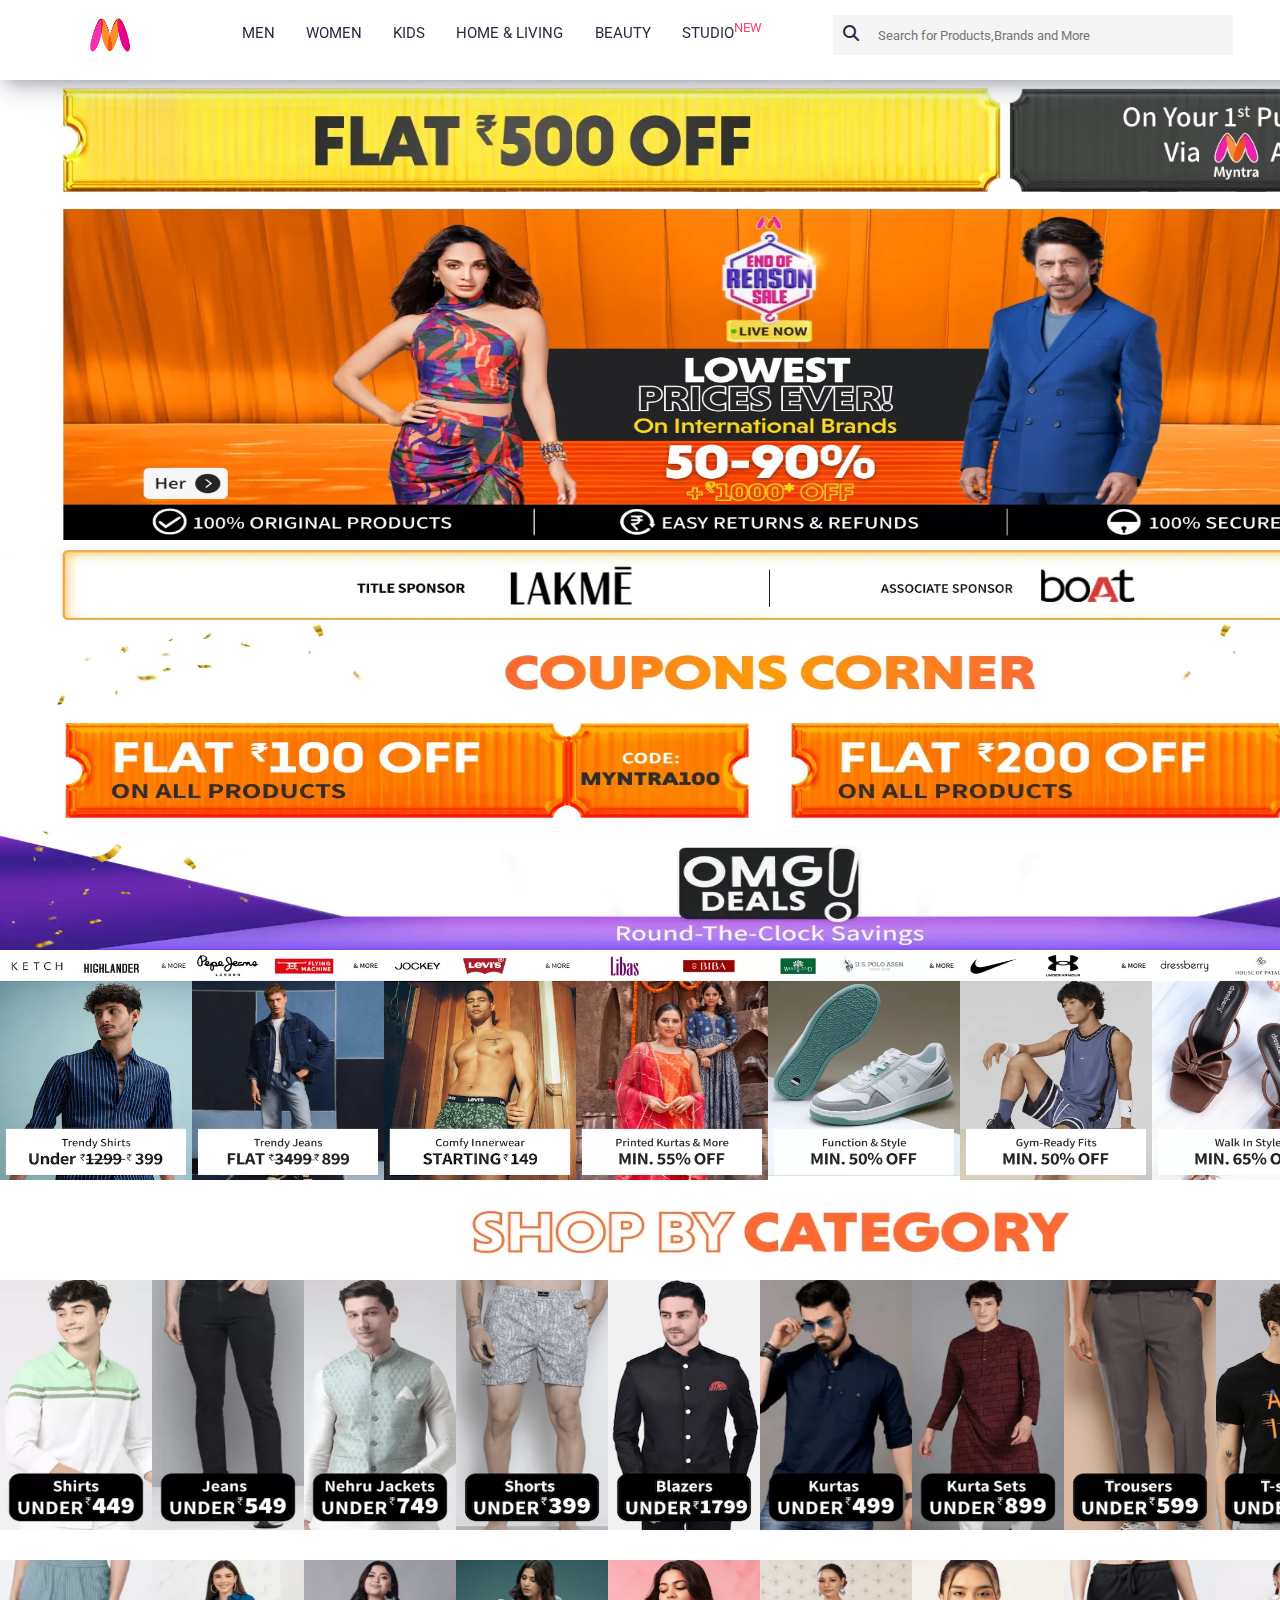
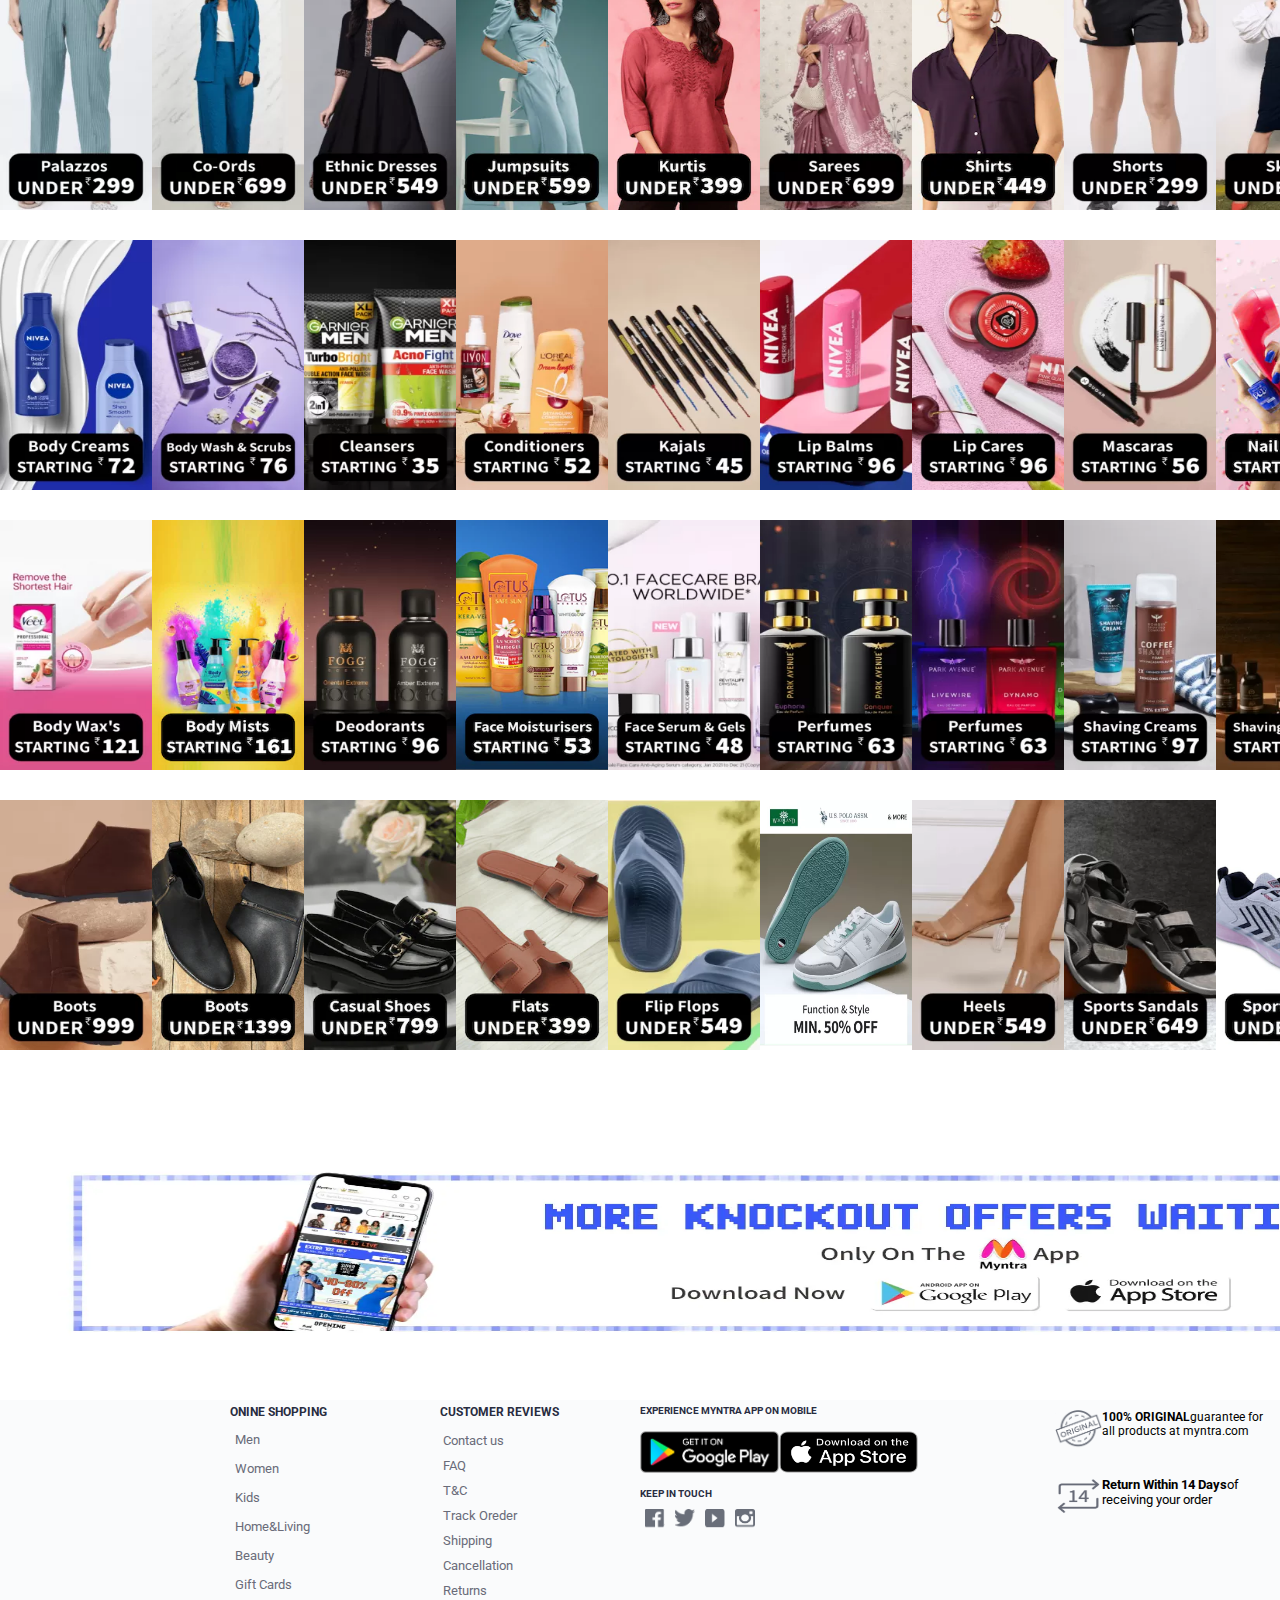
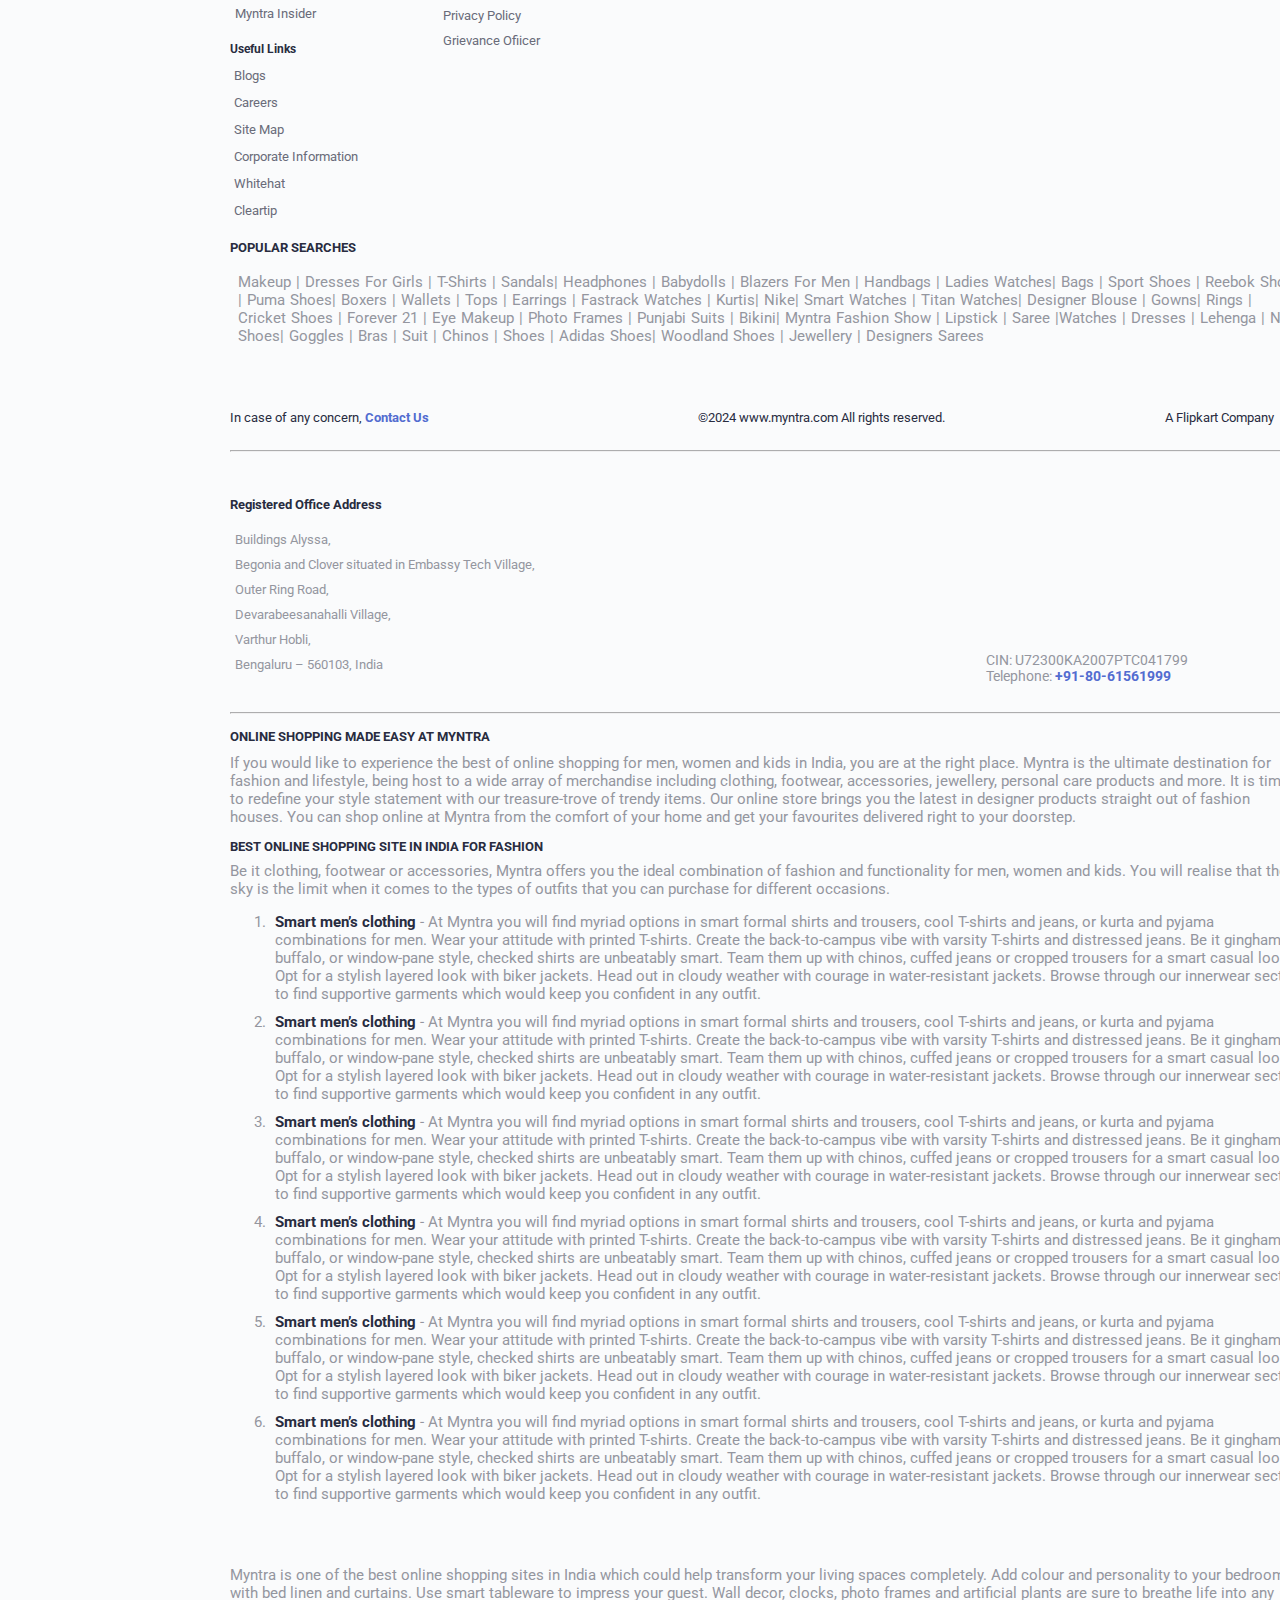
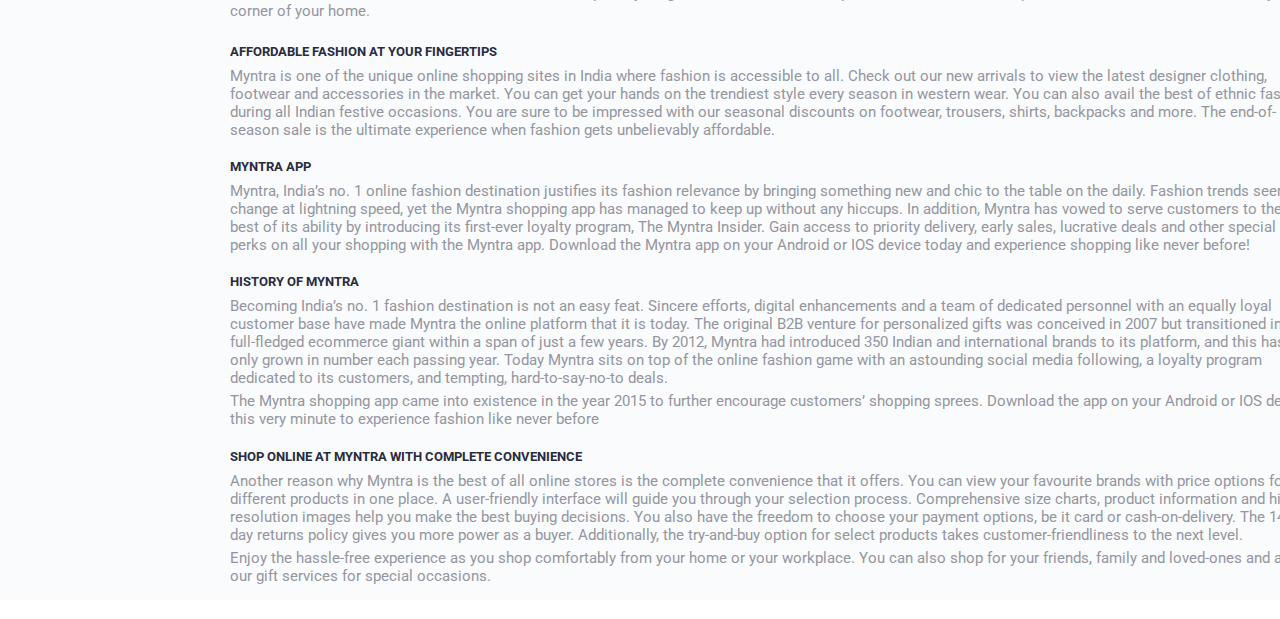
<file: index.html>
<!DOCTYPE html>
<html lang="en">
<head>
    <meta charset="UTF-8">
    <meta name="viewport" content="width=device-width, initial-scale=1.0">
    <title>Myntra</title>
    <link rel="icon" type="image/x-icon" href="images/myntra.svg" style="width: 50%;">
    <link rel="stylesheet" href="https://cdnjs.cloudflare.com/ajax/libs/font-awesome/6.5.2/css/all.min.css">
    <link rel="stylesheet" href="style.css">
</head>
<body>
    <div class="header">
        
        <!-- logo start -->
        <div class="logo">
            <a href="index.html"><img src="images/logo-myntra-41466.png" alt=""></a>
        </div>
        <!-- logo end -->

        <!-- Navbar start -->
        <div class="navbar">
            <ul class="nav-list">
                <!-- men section start -->
                <li class="men_pages"><a href="">MEN</a>
                <div class="men_pages_list">
                        <div class="men_pages_list_sec1">
                            <div class="topsec1">
                                <h4>TopWear</h4>
                                <ul>
                                    <li><a href="#">T-shirts</a></li>
                                    <li><a href="#">Casual Shirts</a></li>
                                    <li><a href="#">Formal Shirts</a></li>
                                    <li><a href="#">SwaetShirts</a></li>
                                    <li><a href="#">Swaeaters</a></li>
                                    <li><a href="#">Jackets</a></li>
                                    <li><a href="#">Blazers& Coats</a></li>
                                    <li><a href="#">Suits</a></li>
                                    <li<a href="#">Rain Jackets</a></li>
                                </ul>
                            </div>
                            <hr style="color: #282C3F; margin-top: 15px;">
                            <div class="bottomsec1" style="margin-top: 5px;">
                                <h4>Indian & Festive Wear</h4>
                                <ul>
                                    <li>Kurta & Kurta Sets</li>
                                    <li>Sherwanis</li>
                                    <li>Nehru Jackets</li>
                                    <li>Dhotis</li>
                                </ul>
                            </div>
                        </div>
                        <!-- men_pages_list_sec2 -->
                        <div class="men_pages_list_sec1">
                             <div class="topsec2_men_pages">
                                <h4>BottomWear</h4>
                                <ul>
                                    <li>Jeans</li>
                                    <li>Casual Trousers</li>
                                    <li>Formal Trousers</li>
                                    <li>Shorts</li>
                                    <li>Track Pants & Joggers</li>
                                </ul>
                             </div>
                             <hr style="color: #282C3F;">
                             <div class="midsec2_men_pages">
                                <h4>Innerwear & Sleepwear</h4>
                                <ul>
                                    <li>Briefs & Trunks</li>
                                    <li>Boxers</li>
                                    <li>Vests</li>
                                    <li>Sleepwear & Loungewear</li>
                                    <li>Thermals</li>
                                </ul>
                             </div>
                             <hr style="color: #282C3F;">
                             <div class="bottomsec2_men_pages">
                                <h4>Plus Size</h4>
                             </div>
                        </div>
                        <!-- sec2 men page end -->
                        <!-- sec3 start -->
                        <div class="men_pages_list_sec1">
                            <div class="topsec3_men_page">
                                <h4>Footwear</h4>
                                <ul>
                                    <li>Casual Shoes</li>
                                    <li>Sports Shoes</li>
                                    <li>Formal Shoes</li>
                                    <li>Sneakers</li>
                                    <li>Sandals & Floaters</li>
                                    <li>Flip Flops</li>
                                    <li>Socks</li>
                                </ul>
                            </div>

                            <hr style="color: #282C3F;">
                            <div class="pointsec3" ><h4>Personal Care & Grooming</h4></div>
                            <div class="pointsec3" ><h4>Sunglasses & Frames</h4></div>
                            <div class="pointsec3"><h4>Watches</h4></div>

                        </div>
                        <!-- sec3 end -->
                        <!-- sec4 start -->
                        <div class="men_pages_list_sec1">
                            <div class="topsec4_men_page">
                                <h4>Sports & Active Wear</h4>
                                <ul>
                                    <li>Sports Shoes</li>
                                    <li>Sports Sandals</li>
                                    <li>Active T-shirts</li>
                                    <li>Track pants & Shorts</li>
                                    <li>Tracksuits</li>
                                    <li>Jackets & SwaetShirts</li>
                                    <li>Sports Accessories</li>
                                    <li>Swimwear</li>
                                </ul>
                            </div>
                            <hr style="color: #282C3F;">
                            <div class="bottomsec4_men_page">
                                <h4>Gadgets</h4>
                                <ul>
                                    <li>Smart Wearables</li>
                                    <li>Fitness Gadgets</li>
                                    <li>Headphone</li>
                                    <li>Speakers</li>
                                </ul>
                            </div>
                        </div>
                        <!-- sec4 end -->
                        <!-- sec5 start -->
                        <div class="men_pages_list_sec1">
                            <div class="topsec5_men_page">
                                <h4>Fashion Accessories</h4>
                                <ul>
                                    <li>Wallets</li>
                                    <li>Belts</li>
                                    <li>Perfumes & Body Mists</li>
                                    <li>Trimmers</li>
                                    <li>Deodorants</li>
                                    <li>Ties,Cufflinks & Pocket Squares</li>
                                    <li>Accessory Gift Sets</li>
                                    <li>Caps & Hats</li>
                                    <li>Mufflers, Scarves & Gloves</li>
                                    <li>Phone Cases</li>
                                    <li> Rings & Wristwear</li>
                                    <li>Helmets</li>
                                </ul>
                            </div>
                            <hr style="color: #282C3F;">
                            <div class="pointsec3" style="height: 20px;" ><h4>Bags & BagPacks</h4></div>
                            <div class="pointsec3" style="height: 20px;" ><h4>Luggage & Trolleys</h4></div>

                        </div>
                        <!-- sec5 end -->
                </div>
                </li>
                <!-- men section end -->
                <!-- women section start -->
                <li class="women_pages"><a href="">WOMEN</a>
                <div class="women_page_list">
                    <div class="women_pages_list_sec1">
                        <div class="topsec1_women_page">
                            <h4>Fashion Accessories</h4>
                            <ul>
                                <li>Wallets</li>
                                <li>Belts</li>
                                <li>Perfumes & Body Mists</li>
                                <li>Trimmers</li>
                                <li>Deodorants</li>
                                <li>Ties,Cufflinks & Pocket Squares</li>
                                <li>Accessory Gift Sets</li>
                                <li>Caps & Hats</li>
                                <li>Mufflers, Scarves & Gloves</li>
                                <li>Phone Cases</li>
                                <li> Rings & Wristwear</li>
                                <li>Helmets</li>
                            </ul>
                        </div>
                        <hr style="color: #282C3F;">
                        <div class="women_pointsec3" style="height: 20px;" ><h4>Bags & BagPacks</h4></div>
                        <div class="women_pointsec3" style="height: 20px;" ><h4>Luggage & Trolleys</h4></div>

                    </div>
                    <!-- women sec2 start -->
                    <div class="women_pages_list_sec1">
                        <div class="topsec2_women_page">
                            <h4>Fashion Accessories</h4>
                            <ul>
                                <li>Wallets</li>
                                <li>Belts</li>
                                <li>Perfumes & Body Mists</li>
                                <li>Trimmers</li>
                                <li>Deodorants</li>
                                <li>Ties,Cufflinks & Pocket Squares</li>
                                <li>Accessory Gift Sets</li>
                                <li>Caps & Hats</li>
                                <li>Mufflers, Scarves & Gloves</li>
                                <li>Phone Cases</li>
                                <li> Rings & Wristwear</li>
                                <li>Helmets</li>
                            </ul>
                        </div>
                        <hr style="color: #282C3F;">
                        
                        <div class="women_pointsec3" style="height: 20px;" ><h4>Plus Size</h4></div>

                    </div>
                    <!-- women sec 2 end -->
                    <!-- women sec 3 start -->
                    <div class="women_pages_list_sec1">
                        <div class="women_pointsec3" style="height: 20px;" ><h4>Bags & BagPacks</h4></div>
                        <div class="women_pointsec3" style="height: 20px;" ><h4>Luggage & Trolleys</h4></div>
                        <div class="topsec3_women_page">
                            <h4>Fashion Accessories</h4>
                            <ul>
                                <li>Wallets</li>
                                <li>Belts</li>
                                <li>Perfumes & Body Mists</li>
                                <li>Trimmers</li>
                                <li>Deodorants</li>
                            </ul>
                        </div>
                        <hr style="color: #282C3F;">
                        <div class="topsec3_women_page">
                            <h4>Fashion Accessories</h4>
                            <ul>
                                <li>Wallets</li>
                                <li>Belts</li>
                                <li>Perfumes & Body Mists</li>
                                <li>Trimmers</li>
                                <li>Deodorants</li>
                            </ul>
                        </div>

                    </div>
                    <!-- sec4 women start -->
                    <div class="women_pages_list_sec1">
                        <div class="topsec4_women_page">
                            <h4>Sports & Active Wear</h4>
                            <ul>
                                <li>Sports Shoes</li>
                                <li>Sports Sandals</li>
                                <li>Active T-shirts</li>
                                <li>Track pants & Shorts</li>
                                <li>Tracksuits</li>
                                <li>Jackets & SwaetShirts</li>
                                
                            </ul>
                        </div>
                        <hr style="color: #282C3F; margin-top: 15px;" >
                        <div class="bottomsec4_women_page">
                            <h4>Gadgets</h4>
                            <ul>
                                <li>Smart Wearables</li>
                                <li>Fitness Gadgets</li>
                                <li>Headphone</li>
                                <li>Speakers</li>
                            </ul>
                        </div>
                    </div>
                    <div class="women_pages_list_sec1">
                        <div class="topsec5_women_page">
                            <h4>Fashion Accessories</h4>
                            <ul>
                                <li>Wallets</li>
                                <li>Belts</li>
                                <li>Perfumes & Body Mists</li>
                                <li>Trimmers</li>
                            </ul>
                        </div>
                        <hr style="color: #282C3F;">
                        <div class="midsec5_women_page">
                            <h4>Fashion Accessories</h4>
                            <ul>
                                <li>Wallets</li>
                                <li>Belts</li>
                                <li>Perfumes & Body Mists</li>
                                <li>Trimmers</li>
                            </ul>
                        </div>
                        <hr style="color: #282C3F;">
                        <div class="women_pointsec3" style="height: 20px;" ><h4>Bags & BagPacks</h4></div>
                        <div class="women_pointsec3" style="height: 20px;" ><h4>Luggage & Trolleys</h4></div>
                        <div class="women_pointsec3" style="height: 20px;" ><h4>Luggage & Trolleys</h4></div>

                    </div>




                </div>
                </li>
            <!-- women section end -->
            <!-- kids section start -->
                <li class="kids_pages"><a href="">KIDS</a>
                <div class="kids_pages_list">
                   <div class="kids_pages_list_sec1">
                        <div class="topsec1_kids_page">
                            <h4>Fashion Accessories</h4>
                            <ul>
                                <li>Wallets</li>
                                <li>Belts</li>
                                <li>Perfumes & Body Mists</li>
                                <li>Trimmers</li>
                                <li>Deodorants</li>
                                <li>Ties,Cufflinks & Pocket Squares</li>
                                <li>Accessory Gift Sets</li>
                                <li>Caps & Hats</li>
                                <li>Mufflers, Scarves & Gloves</li>
                                <li>Phone Cases</li>
                                <li> Rings & Wristwear</li>
                                <li>Helmets</li>
                                <li>Accessory Gift Sets</li>
                                <li>Caps & Hats</li>
                                <li>Mufflers, Scarves & Gloves</li>
                                
                            </ul>
                        </div>
                        
                    </div>
                    <div class="kids_pages_list_sec1">
                        <div class="topsec1_kids_page">
                            <h4>Fashion Accessories</h4>
                            <ul>
                                <li>Wallets</li>
                                <li>Belts</li>
                                <li>Perfumes & Body Mists</li>
                                <li>Trimmers</li>
                                <li>Deodorants</li>
                                <li>Ties,Cufflinks & Pocket Squares</li>
                                <li>Accessory Gift Sets</li>
                                <li>Caps & Hats</li>
                                <li>Mufflers, Scarves & Gloves</li>
                                <li>Phone Cases</li>
                                <li> Rings & Wristwear</li>
                                <li>Helmets</li>
                                <li>Accessory Gift Sets</li>
                                <li>Caps & Hats</li>
                                <li>Mufflers, Scarves & Gloves</li>
                                
                            </ul>
                        </div>
                        
                    </div>
                    <div class="kids_pages_list_sec1">
                        <div class="topsec1">
                            <h4 style="color: #f26a10;">TopWear</h4>
                            <ul>
                                <li>T-shirts</li>
                                <li>Casual Shirts</li>
                                <li>Formal Shirts</li>
                                <li>SwaetShirts</li>
                                <li>Swaeaters</li>
                                <li>Jackets</li>
                                <li>Blazers& Coats</li>
                                <li>Suits</li>
                                <li>Rain Jackets</li>
                            </ul>
                        </div>
                        <hr style="color: #282C3F;">
                        <div class="bottomsec1">
                            <h4 style="color: #f26a10;">Indian & Festive Wear</h4>
                            <ul>
                                <li>Kurta & Kurta Sets</li>
                                <li>Sherwanis</li>
                                <li>Nehru Jackets</li>
                                <li>Dhotis</li>
                            </ul>
                        </div>
                    </div>
                    <div class="kids_pages_list_sec1">
                        <div class="topsec5_men_page" style="height:300px ;">
                            <h4 style="color: #f26a10;">Fashion Accessories</h4>
                            <ul >
                                <li>Wallets</li>
                                <li>Belts</li>
                                <li>Perfumes & Body Mists</li>
                                <li>Trimmers</li>
                                <li>Deodorants</li>
                                <li>Ties,Cufflinks & Pocket Squares</li>
                                <li>Accessory Gift Sets</li>
                                <li>Caps & Hats</li>
                                <li>Mufflers, Scarves & Gloves</li>
                            </ul>
                        </div>
                        <hr style="color: #282C3F;">
                        <div class="pointsec3" style="height: 20px;" ><h4 style="color: #f26a10;">Bags & BagPacks</h4></div>
                        <div class="pointsec3" style="height: 20px;" ><h4 style="color: #f26a10;">Luggage & Trolleys</h4></div>

                    </div>
                    <div class="kids_pages_list_sec1">
                        <div class="topsec1" style="height: 200px;">
                            <h4 style="color: #f26a10;">TopWear</h4>
                            <ul>
                                <li>T-shirts</li>
                                <li>Casual Shirts</li>
                                <li>Formal Shirts</li>
                                <li>SwaetShirts</li>
                                <li>Swaeaters</li>
                                <li>Jackets</li>
                               
                            </ul>
                        </div>
                        <hr style="color: #282C3F;">
                        <div class="bottomsec1" style="height: 150px;">
                            <h4 style="color: #f26a10;">Indian & Festive Wear</h4>
                            <ul>
                                <li>Kurta & Kurta Sets</li>
                                <li>Sherwanis</li>
                                <li>Nehru Jackets</li>
                                <li>Dhotis</li>
                            </ul>
                        </div>
                    </div>
                    

                </div>
                </li>
                <!-- kids section end -->
                <!-- home & living section start -->
                <li class="homeliving_pages"><a href="homeliving.html">HOME & LIVING</a>
                    <div class="homeliving_pages_list">
                        <div class="men_pages_list_sec1" style="margin-left: 15px;">
                            <div class="topsec1" style="height: 300px;">
                                <h4 style="color: #f2c210;">TopWear</h4>
                                <ul>
                                    <li>T-shirts</li>
                                    <li>Casual Shirts</li>
                                    <li>Formal Shirts</li>
                                    <li>SwaetShirts</li>
                                    <li>Swaeaters</li>
                                    <li>Jackets</li>
                                    <li>Blazers& Coats</li>
                                    <li>Suits</li>
                                    <li>Rain Jackets</li>
                                    <li>Blazers& Coats</li>
                                    <li>Suits</li>
                                    <li>Rain Jackets</li>
                                </ul>
                            </div>
                            <hr style="color: #282C3F;">
                            <div class="bottomsec1" style="height: 150px;">
                                <h4 style="color: #f2c210;">Indian & Festive Wear</h4>
                                <ul>
                                    <li>Kurta & Kurta Sets</li>
                                    <li>Sherwanis</li>
                                    <li>Nehru Jackets</li>
                                    <li>Dhotis</li>
                                </ul>
                            </div>
                        </div>
                        <div class="men_pages_list_sec1" style="margin-left: 15px;">
                            <div class="topsec1" style="height: 225px;">
                                <h4 style="color: #f2c210;">TopWear</h4>
                                <ul>
                                    <li>T-shirts</li>
                                    <li>Casual Shirts</li>
                                    <li>Formal Shirts</li>
                                    <li>SwaetShirts</li>
                                    <li>Swaeaters</li>
                                    <li>Jackets</li>
                                    <li>Blazers& Coats</li>
                                   
                                </ul>
                            </div>
                            <hr style="color: #282C3F;">
                            <div class="bottomsec1" style="height: 225px;">
                                <h4 style="color: #f2c210;">Indian & Festive Wear</h4>
                                <ul>
                                    <li>Kurta & Kurta Sets</li>
                                    <li>Sherwanis</li>
                                    <li>Nehru Jackets</li>
                                    <li>Dhotis</li>
                                </ul>
                            </div>
                        </div>
                        <div class="women_pages_list_sec1">
                            <div class="topsec1_women_page" style="height: 360px;">
                                <h4 style="color:#f2c210;">Fashion Accessories</h4>
                                <ul>
                                    <li>Wallets</li>
                                    <li>Belts</li>
                                    <li>Perfumes & Body Mists</li>
                                    <li>Trimmers</li>
                                    <li>Deodorants</li>
                                    <li>Ties,Cufflinks & Pocket Squares</li>
                                    <li>Accessory Gift Sets</li>
                                    <li>Caps & Hats</li>
                                    <li>Mufflers, Scarves & Gloves</li>
                                    <li>Deodorants</li>
                                    <li>Ties,Cufflinks & Pocket Squares</li>
                                    <li>Accessory Gift Sets</li>
                                    
                                </ul>
                            </div>
                            <hr style="color: #282C3F;">
                            <div class="women_pointsec3" style="height: 20px;" ><h4 style="color: #f2c210;">Bags & BagPacks</h4></div>
                            <div class="women_pointsec3" style="height: 20px;" ><h4 style="color: #f2c210;">Luggage & Trolleys</h4></div>
    
                        </div>
                        <div class="men_pages_list_sec1" style="margin-left: 15px;">
                            <div class="women_pointsec3" style="height: 20px;" ><h4 style="color: #f2c210;">Luggage & Trolleys</h4></div>
                            <div class="topsec1" style="height: 200px; margin-top: 20px;">
                                <h4 style="color: #f2c210;">TopWear</h4>
                                <ul>
                                    <li>T-shirts</li>
                                    <li>Casual Shirts</li>
                                    <li>Formal Shirts</li>
                                    <li>SwaetShirts</li>
                                    <li>Swaeaters</li>
                                    <li>Jackets</li>
                                    <li>Blazers& Coats</li>
                                   
                                </ul>
                            </div>
                            <hr style="color: #282C3F;">
                            <div class="bottomsec1" style="height: 200px;">
                                <h4 style="color: #f2c210;">Indian & Festive Wear</h4>
                                <ul>
                                    <li>Kurta & Kurta Sets</li>
                                    <li>Sherwanis</li>
                                    <li>Nehru Jackets</li>
                                    <li>Dhotis</li>
                                </ul>
                            </div>
                        </div>
                        <div class="kids_pages_list_sec1">
                            <div class="topsec1_kids_page">
                                <h4 style="color: #f2c210;">Fashion Accessories</h4>
                                <ul>
                                    <li>Wallets</li>
                                    <li>Belts</li>
                                    <li>Perfumes & Body Mists</li>
                                    <li>Trimmers</li>
                                    <li>Deodorants</li>
                                    <li>Ties,Cufflinks & Pocket Squares</li>
                                    <li>Accessory Gift Sets</li>
                                    <li>Caps & Hats</li>
                                    <li>Mufflers, Scarves & Gloves</li>
                                    <li>Phone Cases</li>
                                    <li> Rings & Wristwear</li>
                                    <li>Helmets</li>
                                    <li>Accessory Gift Sets</li>
                                    <li>Caps & Hats</li>
                                    
                                    
                                </ul>
                            </div>
                        </div>    

                    </div>
                </li>
                <!-- Home & living section end -->
                <!-- beauty section start -->
                <li class="beauty_pages"><a href="">BEAUTY</a>
                    <div class="beauty_pages_list">
                        <div class="kids_pages_list_sec1">
                            <div class="topsec1_kids_page">
                                 <h4 style="color: #0db7af;">Fashion Accessories</h4>
                                 <ul>
                                     <li>Wallets</li>
                                     <li>Belts</li>
                                     <li>Perfumes & Body Mists</li>
                                     <li>Trimmers</li>
                                     <li>Deodorants</li>
                                     <li>Ties,Cufflinks & Pocket Squares</li>
                                     <li>Accessory Gift Sets</li>
                                     <li>Caps & Hats</li>
                                     <li>Mufflers, Scarves & Gloves</li>
                                     <li>Phone Cases</li>
                                     <li> Rings & Wristwear</li>
                                     <li>Helmets</li>
                                     <li>Accessory Gift Sets</li>
                                     <li>Caps & Hats</li>
                                     <li>Mufflers, Scarves & Gloves</li>
                                     
                                 </ul>
                            </div>
                             
                        </div>
                        <div class="women_pages_list_sec1">
                            <div class="topsec1_women_page" style="height: 320px;">
                                <h4 style="color:#0db7af;">Fashion Accessories</h4>
                                <ul>
                                    <li>Wallets</li>
                                    <li>Belts</li>
                                    <li>Perfumes & Body Mists</li>
                                    <li>Trimmers</li>
                                    <li>Deodorants</li>
                                    <li>Ties,Cufflinks & Pocket Squares</li>
                                    <li>Accessory Gift Sets</li>
                                    <li>Caps & Hats</li>
                                    <li>Mufflers, Scarves & Gloves</li>
                                   
                                    
                                </ul>
                            </div>
                            <hr style="color: #282C3F;">
                            <div class="women_pointsec3" style="height: 20px;" ><h4 style="color: #0db7af;">Bags & BagPacks</h4></div>
                            <div class="women_pointsec3" style="height: 20px;" ><h4 style="color: #0db7af;">Luggage & Trolleys</h4></div>
    
                        </div>
                        <div class="kids_pages_list_sec1">
                            <div class="topsec1">
                                <h4 style="color: #0db7af;">TopWear</h4>
                                <ul>
                                    <li>T-shirts</li>
                                    <li>Casual Shirts</li>
                                    <li>Formal Shirts</li>
                                    <li>SwaetShirts</li>
                                    <li>Swaeaters</li>
                                    <li>Jackets</li>
                                    <li>Blazers& Coats</li>
                                    <li>Suits</li>
                                    <li>Rain Jackets</li>
                                </ul>
                            </div>
                            <hr style="color: #282C3F;">
                            <div class="bottomsec1">
                                <h4 style="color: #0db7af;">Indian & Festive Wear</h4>
                                <ul>
                                    <li>Kurta & Kurta Sets</li>
                                    <li>Sherwanis</li>
                                    <li>Nehru Jackets</li>
                                    <li>Dhotis</li>
                                </ul>
                            </div>
                        </div>
                        <div class="women_pages_list_sec1">
                            <div class="topsec4_beauty_page" style="height: 100px;">
                                <h4 style="color:#0db7af;">Fashion Accessories</h4>
                                <ul >
                                    <li>Wallets</li>
                                    <li>Belts</li>
                                    <li>Perfumes & Body Mists</li>
                                   
                                    
                                </ul>
                            </div>
                            <hr style="color: #282C3F;">
                            <div class="topsec4_beauty_page" style="height: 100px;">
                                <h4 style="color:#0db7af;">Fashion Accessories</h4>
                                <ul>
                                    <li>Wallets</li>
                                    <li>Belts</li>
                                    <li>Perfumes & Body Mists</li>
                                    
                                    
                                </ul>
                            </div>
                            <hr style="color: #282C3F;">
                            <div class="topsec4_beauty_page" style="height: 90px;">
                                <h4 style="color:#0db7af;">Fashion Accessories</h4>
                                <ul>
                                    <li>Wallets</li>
                                    <li>Belts</li>
                                    
                                    
                                </ul>
                            </div>
                            <hr style="color: #282C3F;">
                            <div class="women_pointsec3" style="height: 20px;" ><h4 style="color: #0db7af;">Bags & BagPacks</h4></div>
                            <div class="women_pointsec3" style="height: 20px;" ><h4 style="color: #0db7af;">Luggage & Trolleys</h4></div>
    
                        </div>
                        <div class="kids_pages_list_sec1">
                            <div class="topsec1_kids_page">
                                 <h4 style="color: #0db7af;">Fashion Accessories</h4>
                                 <ul>
                                     <li>Wallets</li>
                                     <li>Belts</li>
                                     <li>Perfumes & Body Mists</li>
                                     <li>Trimmers</li>
                                     <li>Deodorants</li>
                                     <li>Ties,Cufflinks & Pocket Squares</li>
                                     <li>Accessory Gift Sets</li>
                                     <li>Caps & Hats</li>
                                     <li>Mufflers, Scarves & Gloves</li>
                                     <li>Phone Cases</li>
                                     <li> Rings & Wristwear</li>
                                     <li>Helmets</li>
                                     <li>Accessory Gift Sets</li>
                                     <li>Caps & Hats</li>
                                     <li>Mufflers, Scarves & Gloves</li>
                                     
                                 </ul>
                            </div>
                             
                        </div>
                    </div>
                </li>
                <!-- beauty section end -->

                <!-- studio Section start -->
                <li class="studio_page"><a href="">STUDIO<sup style="color: #FF3F6C;">NEW</sup></a>
                 <div class=" studio_page_nav ">
                    <div class="studio_logo_div">
                        <div class="studio_logo">
                            <img src="images/studio-logo-new.svg" alt="">
                        </div>
                    </div>
                    <div class="studio-line">
                        Your daily inspiration for everything fashion
                    </div>
                    <div class="studio_advertisement">
                        <img src="images/sudio-nav-banner.png" alt="">
                    </div>
                    <div class="explore_btn">
                        <div class="explorestudiobtn">
                            <button>Explore Studio   ></button>
                        </div>
                        
                    </div>
                 </div>
                </li>
                <!-- studion section end -->
            </ul>
        </div>
        <!-- Navbar End -->
        <!-- Search Bar -->
        <div class="search-bar">
            <a href="#"><i class="fa-solid fa-magnifying-glass"></i></a>
            <input type="text" name="Search" id="Search" placeholder="Search for Products,Brands and More">
        </div>
        <div class="action-button  profile_pages">
            <div class="action1 ">
                <a href="#"><i class="fa-solid fa-user"></i></a>
                <p>Profile</p>
                <div class="profile_pages_list">
                    <div class="profile_nav_row1">
                        <h4>WELCOME</h4>
                        <p>To access account and manage orders</p>
                        <button>LOGIN/SIGNUP</button>

                    </div>
                    <hr style="color: #282C3F; width: 250px; margin-left: 15px;">
                    <div class="profile_nav_row2">
                        <ul>
                            <li>Orders</li>
                            <li>Wishlist</li>
                            <li>Gift Cards</li>
                            <li>Contact us</li>
                            <li>Myntra Insider</li>
                        </ul>

                    </div>
                    <hr style="color: #282C3F;width: 250px; margin-left: 15px;">
                    <div class="profile_nav_row2">
                        <ul>
                            <li>Orders</li>
                            <li>Wishlist</li>
                            <li>Gift Cards</li>
                            <li>Contact us</li>
                            <li>Myntra Insider</li>
                        </ul>

                    </div>
                </div>
            </div>  
            <div class="action1">
                <a href="#"><i class="fa-solid fa-heart"></i></a>
                <p>Wishlist</p>
            </div> 
            <div class="action1">
                <a href="#"><i class="fa-solid fa-bag-shopping"></i></a>
                <p>Bag</p>
            </div> 
            
        </div>
    </div>
    <div class="section1">
        <img src="images/1st-Purchase-Strip.webp" alt="">
    </div>
    <div class="section2">
        <div class="leftside">
           <a href=""><img src="images/leftsidebanner.webp" alt=""></a> 
        </div>
        <div class="rightside">
           <a href=""><img src="images/rightsideBANNER.webp" alt=""></a> 
        </div>
    </div>
    <div class="section3">
        <img src="images/lakmephoto.webp" alt="">
    </div>
    <div class="section4">
        <img src="images/Coupons-Corner.webp" alt="">
    </div>
    <div class="section5">
        <div class="flat100">
            <img src="images/MYNTRA100.webp" alt="">
        </div>
        <div class="flat200">
            <img src="images/MYNTRA200.webp" alt="">
        </div>
    </div>
    <div class="section6">
        <img src="images/OMG.webp" alt="">
    </div>

    <div class="section7">
        <div class="sec7img">
            <img src="images/trendy shirts.webp" alt="">
        </div>
        <div class="sec7img">
            <img src="images/trendy jeans.webp" alt="">
        </div>
        <div class="sec7img">
            <img src="images/comfy innerwear.webp" alt="">
        </div>
        <div class="sec7img">
            <img src="images/kurta&more.webp" alt="">
        </div>
        <div class="sec7img">
            <img src="images/function style.webp" alt="">
        </div>
        <div class="sec7img">
            <img src="images/gym-readyfits.webp" alt="">
        </div>
        <div class="sec7img">
            <img src="images/walk in style.webp" alt="">
        </div>
        <div class="sec7img">
            <img src="images/versatile slings.webp" alt="">
        </div>
    </div>

    <div class="shopcategory">
        <img src="images/shop category.webp" alt="">
    </div>
    <div class="boyswear">
        <div class="boyswearimg">
            <img src="images/boys wear/shirts.webp" alt="">
        </div>
        <div class="boyswearimg">
            <img src="images/boys wear/jeans men.webp" alt="">
        </div>
        <div class="boyswearimg">
            <img src="images/boys wear/nehru jacket.webp" alt="">
        </div>
        <div class="boyswearimg">
            <img src="images/boys wear/shorts men.webp" alt="">
        </div>
        <div class="boyswearimg">
            <img src="images/boys wear/blazers.webp" alt="">
        </div>
        <div class="boyswearimg">
            <img src="images/boys wear/kurtas men.webp" alt="">
        </div>
        <div class="boyswearimg">
            <img src="images/boys wear/kurtaset men.webp" alt="">
        </div>
        <div class="boyswearimg">
            <img src="images/boys wear/trousers.webp" alt="">
        </div>
        <div class="boyswearimg">
            <img src="images/boys wear/tshirts men.webp" alt="">
        </div>
        <div class="boyswearimg">
            <img src="images/boys wear/shorts men.webp" alt="">
        </div>
    </div>
    <div class="girlwear">
        <div class="girlwearimg">
            <img src="images/girls wear/palazzo.webp" alt="">
        </div>
        <div class="girlwearimg">
            <img src="images/girls wear/co-ords.webp" alt="">
        </div>
        <div class="girlwearimg">
            <img src="images/girls wear/ethnic wear.webp" alt="">
        </div>
        <div class="girlwearimg">
            <img src="images/girls wear/jumpsuit.webp" alt="">
        </div>
        <div class="girlwearimg">
            <img src="images/girls wear/kurtis.webp" alt="">
        </div>
        <div class="girlwearimg">
            <img src="images/girls wear/sarees.webp" alt="">
        </div>
        <div class="girlwearimg">
            <img src="images/girls wear/shirtswomen.webp" alt="">
        </div>
        <div class="girlwearimg">
            <img src="images/girls wear/shorts.webp" alt="">
        </div>
        <div class="girlwearimg">
            <img src="images/girls wear/skirts.webp" alt="">
        </div>
        <div class="girlwearimg">
            <img src="images/girls wear/track pants.webp" alt="">
        </div>
    </div>
    <div class="beauty-products">
        <div class="beauty-productsimg">
            <img src="images/beauty/body creams.webp" alt="">
        </div>
        <div class="beauty-productsimg">
            <img src="images/beauty/body wash and scrubs.webp" alt="">
        </div>
        <div class="beauty-productsimg">
            <img src="images/beauty/cleansers.webp" alt="">
        </div>
        <div class="beauty-productsimg">
            <img src="images/beauty/conditioner.webp" alt="">
        </div>
        <div class="beauty-productsimg">
            <img src="images/beauty/kajal.webp" alt="">
        </div>
        <div class="beauty-productsimg">
            <img src="images/beauty/lip balm.webp" alt="">
        </div>
        <div class="beauty-productsimg">
            <img src="images/beauty/lip care.webp" alt="">
        </div>
        <div class="beauty-productsimg">
            <img src="images/beauty/mascara.webp" alt="">
        </div>
        <div class="beauty-productsimg">
            <img src="images/beauty/nail polish.webp" alt="">
        </div>
        <div class="beauty-productsimg">
            <img src="images/beauty/sunscreen.webp" alt="">
        </div>
    </div>
    <div class="facecreams">
        <div class="facecreamsimg">
            <img src="images/face creams/body wax.webp" alt="">
        </div>
        <div class="facecreamsimg">
            <img src="images/face creams/bodymists.webp" alt="">
        </div>
        <div class="facecreamsimg">
            <img src="images/face creams/deo.webp" alt="">
        </div>
        <div class="facecreamsimg">
            <img src="images/face creams/face moisturisers.webp" alt="">
        </div>
        <div class="facecreamsimg">
            <img src="images/face creams/face serum.webp" alt="">
        </div>
        <div class="facecreamsimg">
            <img src="images/face creams/perfumes.webp" alt="">
        </div>
        <div class="facecreamsimg">
            <img src="images/face creams/perfumes1.webp" alt="">
        </div>
        <div class="facecreamsimg">
            <img src="images/face creams/shaving creams.webp" alt="">
        </div>
        <div class="facecreamsimg">
            <img src="images/face creams/shaving essentials.webp" alt="">
        </div>
        <div class="facecreamsimg">
            <img src="images/face creams/trimmers.webp" alt="">
        </div>
    </div>
    <div class="footwear">
        <div class="footwearimg">
            <img src="images/footwear/boots.webp" alt="">
        </div>
        <div class="footwearimg">
            <img src="images/footwear/boots1.webp" alt="">
        </div>
        <div class="footwearimg">
            <img src="images/footwear/casual shoes.webp" alt="">
        </div>
        <div class="footwearimg">
            <img src="images/footwear/flats.webp" alt="">
        </div>
        <div class="footwearimg">
            <img src="images/footwear/flip-flops.webp" alt="">
        </div>
        <div class="footwearimg">
            <img src="images/footwear/function style.webp" alt="">
        </div>
        <div class="footwearimg">
            <img src="images/footwear/heels.webp" alt="">
        </div>
        <div class="footwearimg">
            <img src="images/footwear/sandals.webp" alt="">
        </div>
        <div class="footwearimg">
            <img src="images/footwear/sport shoes.webp" alt="">
        </div>
        <div class="footwearimg">
            <img src="images/footwear/sports shoes2.webp" alt="">
        </div>
    </div>

    <div class="footer1">
        <div class="footer1img">
            <img src="images/install banner.webp" alt="">
        </div>
    </div>

    <div class="footer2">
        <div class="footer-container">
            <div class="row1">
                <div class="online-shopping">
                    <h3>ONINE SHOPPING</h3>
                    <ul class="online-shoppinglist">
                        <li><a href="#">Men</a></li>
                        <li><a href="#">Women</a></li>
                        <li><a href="#">Kids</a></li>
                        <li><a href="#">Home&Living</a></li>
                        <li><a href="#">Beauty</a></li>
                        <li><a href="#">Gift Cards</a></li>
                        <li><a href="#">Myntra Insider</a></li>
                    </ul>

                    <h3 style="margin-top: 15px;">Useful Links</h3>
                    <ul class="useful-links">
                        <li><a href="#">Blogs</a></li>
                        <li><a href="#">Careers</a></li>
                        <li><a href="#">Site Map</a></li>
                        <li><a href="#">Corporate Information</a></li>
                        <li><a href="#">Whitehat</a></li>
                        <li><a href="#">Cleartip</a></li>
                        
                    </ul>

                </div>
                <div class="customer-policies">
                    <h3>CUSTOMER REVIEWS</h3>
                    <ul class="Cusotomerreview-list">
                        <li><a href="#">Contact us</a></li>
                        <li><a href="#">FAQ</a></li>
                        <li><a href="#">T&C</a></li>
                        <li><a href="#">Track Oreder</a></li>
                        <li><a href="#">Shipping</a></li>
                        <li><a href="#">Cancellation</a></li>
                        <li><a href="#">Returns</a></li>
                        <li><a href="#">Privacy Policy</a></li>
                        <li><a href="#">Grievance Ofiicer</a></li>
                    </ul>
                </div>
                <div class="social-media">
                    <h3>EXPERIENCE MYNTRA APP ON MOBILE </h3>
                    <div class="appstoreimg">
                        <div class="appstoreimg1">
                            <img src="images/google_play.png" alt="">
                        </div>
                        <div class="appstoreimg1">
                            <img src="images/apple_store.png" alt="">
                        </div>
                        
                    </div>
                    <h3 style="margin-top: 15px;">KEEP IN TOUCH</h3>
                    <div class="social-icons">
                        <img src="images/fb.png" alt="">
                        <img src="images/twitter.png" alt="">
                        <img src="images/yt.png" alt="">
                        <img src="images/insta.png" alt="">
                    
                    </div>
                    
                </div>
                <div class="promises">
                    <div class="promise-sec1">
                        <div class="originalimg">
                            <img src="images/original.png" alt="">
                        </div>
                            <div class="line" style="font-size: 12px;">
                                <p><b>100% ORIGINAL</b>guarantee for</p>
                                <p>all products at myntra.com</p>
                            </div>
                    </div>
                    <div class="promise-sec1" style="margin-top: 25px;">
                        <div class="originalimg">
                            <img src="images/Return-Window-image.png" alt="">
                        </div>
                            <div class="line">
                                <p><b>Return Within 14 Days</b>of</p>
                                <p>receiving your order</p>
                            </div>
                    </div>
                </div>
            </div>

            <div class="row2">
                <h3>POPULAR SEARCHES</h3>
                <div class="searchlinks">
                    <p>Makeup | Dresses For Girls |  T-Shirts | Sandals|  Headphones |  Babydolls | Blazers For Men |  Handbags | Ladies Watches|  Bags |
                         Sport Shoes |  Reebok Shoes | Puma Shoes|  Boxers | Wallets | Tops | Earrings | Fastrack Watches | Kurtis|  Nike|  Smart Watches |
                          Titan Watches|  Designer Blouse | Gowns|  Rings | Cricket Shoes | Forever 21 | Eye Makeup | Photo Frames |  Punjabi Suits |
                           Bikini|  Myntra Fashion Show | Lipstick | Saree |Watches | Dresses | Lehenga | Nike Shoes|  Goggles |
                            Bras | Suit | Chinos | Shoes | Adidas Shoes|  Woodland Shoes | Jewellery |  Designers Sarees</p>
                </div>
            </div>
            <div class="infosection">
                <div class="contatinfo">
                    In case of any concern, <span style="color: #526Cd0;"> <strong>Contact Us</strong></span>
                </div>
                <div class="copyright">©2024 www.myntra.com All rights reserved.</div>
                <div class="company">A Flipkart Company</div>
            </div>
            <hr>
            <div class="row3">
                <div class="registeroffice">
                    <h3>Registered Office Address</h3>
                    <ul class="registeredlist">
                        <li>Buildings Alyssa,</li>
                        <li>Begonia and Clover situated in Embassy Tech Village,</li>
                        <li>Outer Ring Road,</li>
                        <li>Devarabeesanahalli Village,</li>
                        <li>Varthur Hobli,</li>
                        <li> Bengaluru – 560103, India</li>
                        
                    </ul>
                </div>
                <div class="contacts">
                    <p> CIN: U72300KA2007PTC041799</p>
                    <p>Telephone: <span style="color: #526Cd0;"><strong>+91-80-61561999</strong></span> </p>
                </div>

                
            </div>
            <hr>
            <div class="row4">
                <h4>ONLINE SHOPPING MADE EASY AT MYNTRA</h4>
                <p>If you would like to experience the best of online shopping for men, women and kids in India, you are at the right place. Myntra is the ultimate destination for fashion and lifestyle, being host to a wide array of merchandise including clothing, footwear, accessories, jewellery, personal care products and more. It is time to redefine your style statement with our treasure-trove of trendy items. Our online store brings you the latest in designer products straight out of fashion houses. You can shop online at Myntra from the comfort of
                     your home and get your favourites delivered right to your doorstep.</p>
            </div>
            <div class="row5">
                <h4>BEST ONLINE SHOPPING SITE IN INDIA FOR FASHION</h4>
                <p>Be it clothing, footwear or accessories, Myntra offers you the ideal combination of fashion and functionality for men, women and kids. You will realise that the sky is the limit when it comes to the types
                     of outfits that you can purchase for different occasions.</p>
                <div class="row5sec1">
                    <ol>
                        <li><strong style="color: #282C3F;">Smart men’s clothing </strong>- At Myntra you will find myriad options in smart formal shirts and trousers,
                             cool T-shirts and jeans, or kurta and pyjama combinations for men. Wear your attitude with printed T-shirts. Create the back-to-campus vibe with varsity T-shirts and distressed jeans. Be it gingham, buffalo, or window-pane style, checked shirts are unbeatably smart. Team them up with chinos, cuffed jeans or cropped trousers for a smart casual look. Opt for a stylish layered look with biker jackets. Head out in cloudy weather with courage in water-resistant jackets. Browse through our innerwear section to 
                            find supportive garments which would keep you confident in any outfit.</li>
                   
                
                    
                        <li><strong style="color: #282C3F;">Smart men’s clothing </strong>- At Myntra you will find myriad options in smart formal shirts and trousers,
                             cool T-shirts and jeans, or kurta and pyjama combinations for men. Wear your attitude with printed T-shirts. Create the back-to-campus vibe with varsity T-shirts and distressed jeans. Be it gingham, buffalo, or window-pane style, checked shirts are unbeatably smart. Team them up with chinos, cuffed jeans or cropped trousers for a smart casual look. Opt for a stylish layered look with biker jackets. Head out in cloudy weather with courage in water-resistant jackets. Browse through our innerwear section to 
                            find supportive garments which would keep you confident in any outfit.</li>
                    
               
                   
                        <li><strong style="color: #282C3F;">Smart men’s clothing </strong>- At Myntra you will find myriad options in smart formal shirts and trousers,
                             cool T-shirts and jeans, or kurta and pyjama combinations for men. Wear your attitude with printed T-shirts. Create the back-to-campus vibe with varsity T-shirts and distressed jeans. Be it gingham, buffalo, or window-pane style, checked shirts are unbeatably smart. Team them up with chinos, cuffed jeans or cropped trousers for a smart casual look. Opt for a stylish layered look with biker jackets. Head out in cloudy weather with courage in water-resistant jackets. Browse through our innerwear section to 
                            find supportive garments which would keep you confident in any outfit.</li>
                    
                
                    
                        <li><strong style="color: #282C3F;">Smart men’s clothing </strong>- At Myntra you will find myriad options in smart formal shirts and trousers,
                             cool T-shirts and jeans, or kurta and pyjama combinations for men. Wear your attitude with printed T-shirts. Create the back-to-campus vibe with varsity T-shirts and distressed jeans. Be it gingham, buffalo, or window-pane style, checked shirts are unbeatably smart. Team them up with chinos, cuffed jeans or cropped trousers for a smart casual look. Opt for a stylish layered look with biker jackets. Head out in cloudy weather with courage in water-resistant jackets. Browse through our innerwear section to 
                            find supportive garments which would keep you confident in any outfit.</li>
                
                   
                        <li><strong style="color: #282C3F;">Smart men’s clothing </strong>- At Myntra you will find myriad options in smart formal shirts and trousers,
                             cool T-shirts and jeans, or kurta and pyjama combinations for men. Wear your attitude with printed T-shirts. Create the back-to-campus vibe with varsity T-shirts and distressed jeans. Be it gingham, buffalo, or window-pane style, checked shirts are unbeatably smart. Team them up with chinos, cuffed jeans or cropped trousers for a smart casual look. Opt for a stylish layered look with biker jackets. Head out in cloudy weather with courage in water-resistant jackets. Browse through our innerwear section to 
                            find supportive garments which would keep you confident in any outfit.</li>
                    
                
                   
                        <li><strong style="color: #282C3F;">Smart men’s clothing </strong>- At Myntra you will find myriad options in smart formal shirts and trousers, cool T-shirts and jeans, or kurta and pyjama combinations for men. Wear your attitude with printed T-shirts. Create the back-to-campus vibe with varsity T-shirts and distressed jeans. Be it gingham, buffalo, or window-pane style, checked shirts are unbeatably smart. Team them up with chinos, cuffed jeans or cropped trousers for a smart casual look. Opt for a stylish layered look with biker jackets. Head out in cloudy weather with courage in water-resistant jackets. Browse through our innerwear section to 
                            find supportive garments which would keep you confident in any outfit.</li>
                    </ol>

                    
                </div>
                <p>Myntra is one of the best online shopping sites in India which could help transform your living spaces completely. Add colour and personality to your bedrooms with bed linen and curtains.
                    Use smart tableware to impress your guest. Wall decor, clocks, photo frames and artificial plants are sure to breathe life into any corner of your home.</p>    
            </div>

            <div class="row6">
                <h4>AFFORDABLE FASHION AT YOUR FINGERTIPS</h4>
                <p>Myntra is one of the unique online shopping sites in India where fashion is accessible to all.
                     Check out our new arrivals to view the latest designer clothing, footwear and accessories in the market. You can get your hands on the
                      trendiest style every season in western wear. You can also avail the best of ethnic fashion during all Indian festive occasions.
                       You are sure to be impressed with our seasonal discounts on footwear, trousers, shirts, backpacks and more. The end-of-season sale is the
                        ultimate experience when fashion gets unbelievably affordable.</p>
            </div>

            <div class="row6">
                <h4>MYNTRA APP</h4>
                <p>Myntra, India’s no. 1 online fashion destination justifies its fashion relevance by bringing something new and chic to the table on the daily. 
                    Fashion trends seem to change at lightning speed, yet the Myntra shopping app has managed to keep up without any hiccups. In addition, Myntra has vowed
                     to serve customers to the best of its ability by introducing its first-ever loyalty program, The Myntra Insider. Gain access to priority delivery, early sales,
                      lucrative deals and other special perks on 
                    all your shopping with the Myntra app. Download the Myntra app on your Android or IOS device today and experience shopping like never before!</p>
            </div>
            <div class="row6" style="height: 170px;">
                <h4>HISTORY OF MYNTRA</h4>
                <p>Becoming India’s no. 1 fashion destination is not an easy feat. Sincere efforts, digital enhancements and a team of dedicated personnel with an equally
                     loyal customer base have made Myntra the online platform that it is today. The original B2B venture for personalized gifts was conceived in 2007 but 
                     transitioned into a full-fledged ecommerce giant within a span of just a few years. By 2012, Myntra had introduced 350 Indian and international brands
                      to its platform, and this has only grown in number each passing year. Today Myntra sits on top of the online
                     fashion game with an astounding social media following, a loyalty program dedicated to its customers, and tempting, hard-to-say-no-to deals.</p>
                     <p style="margin-top: 5px;">The Myntra shopping app came into existence in the year 2015 to further encourage customers’ shopping sprees. Download the app on your Android or IOS device this
                        very minute to experience fashion like never before</p>
            </div>
            <div class="row6" style="height: 170px;">
                <h4>SHOP ONLINE AT MYNTRA WITH COMPLETE CONVENIENCE</h4>
                <p>Another reason why Myntra is the best of all online stores is the complete convenience that it offers. You can view your favourite brands with price options for 
                    different products in one place. A user-friendly interface will guide you through your selection process. Comprehensive size charts, product information and 
                    high-resolution images help you make the best buying decisions. You also have the freedom to choose your payment options, be it card or cash-on-delivery. The 14-day returns policy gives you more power as a buyer.
                     Additionally, the try-and-buy option for select products takes customer-friendliness to the next level.</p>
                     <p style="margin-top: 5px;">Enjoy the hassle-free experience as you shop comfortably from your home or your workplace. You can also shop for your friends,
                         family and loved-ones and avail our gift services for special occasions.</p>
            </div>

            



        </div>
    </div>
</body>
</html>
</file>
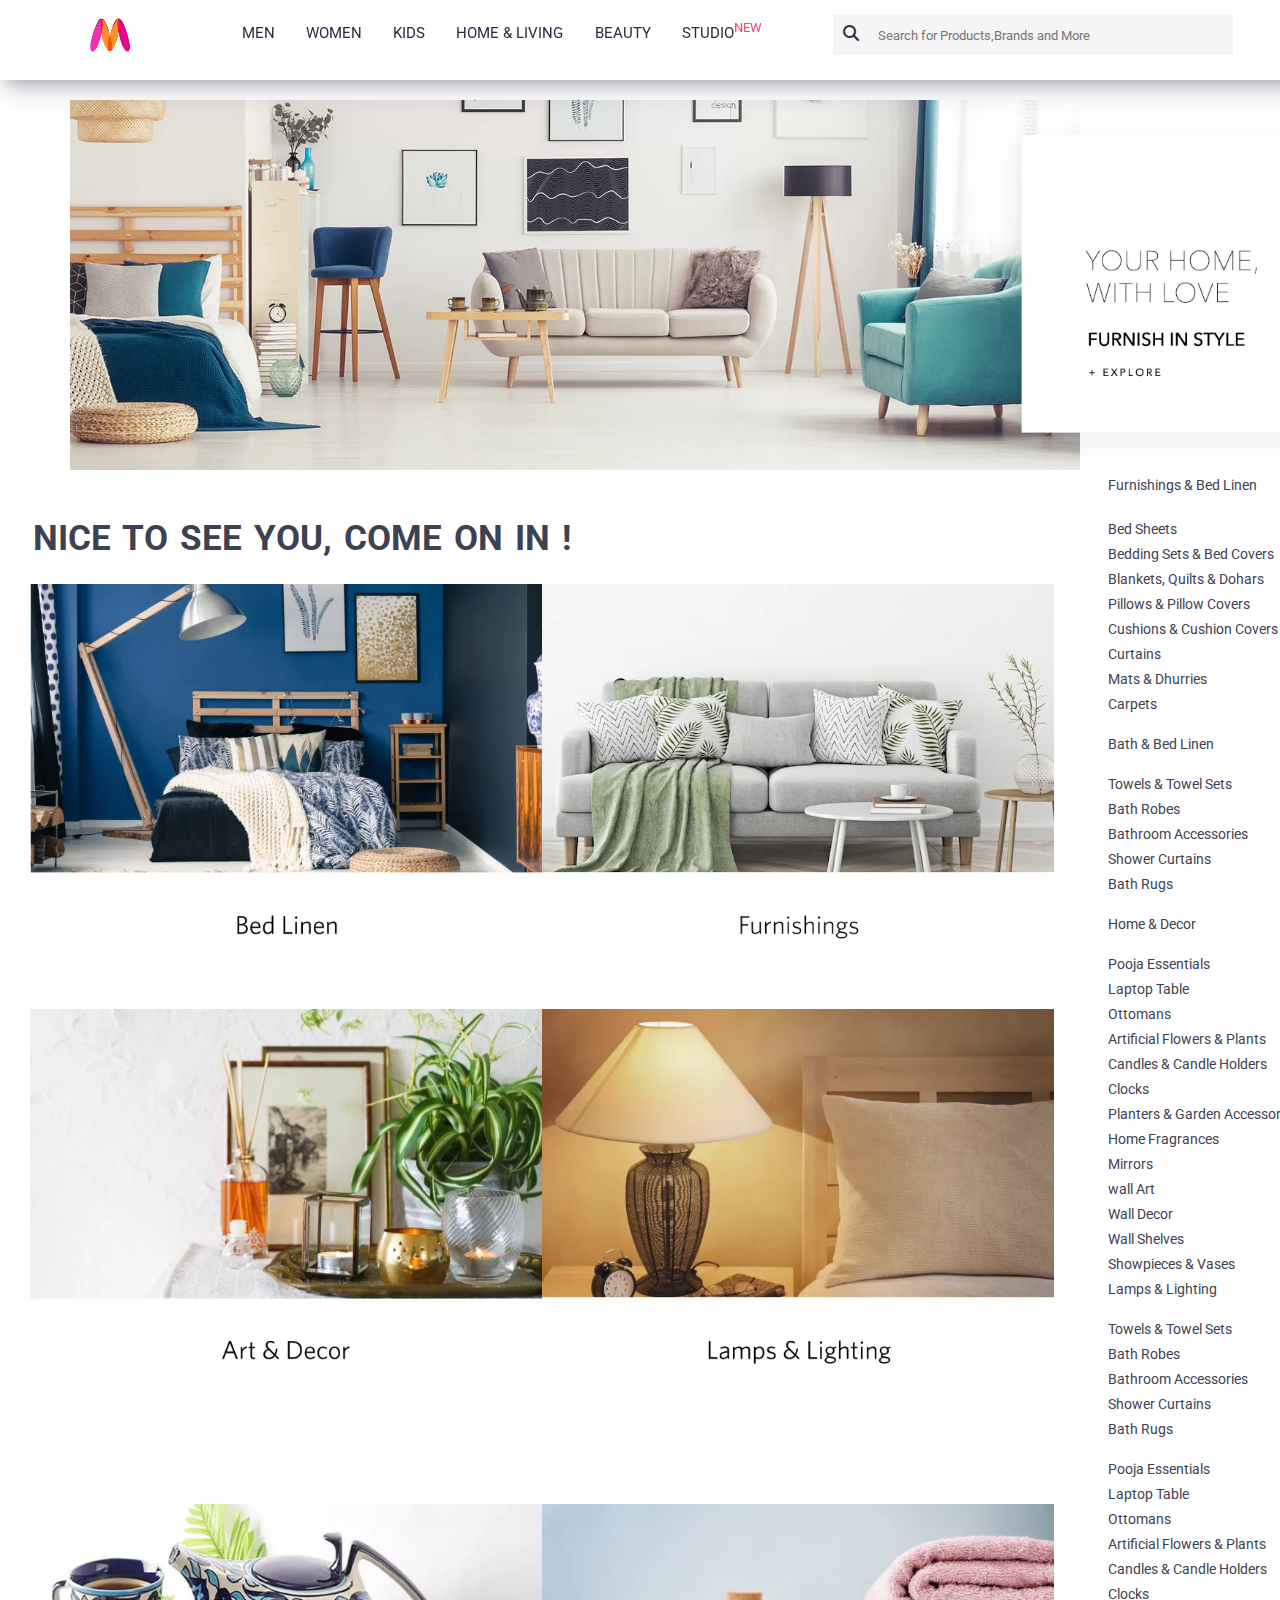
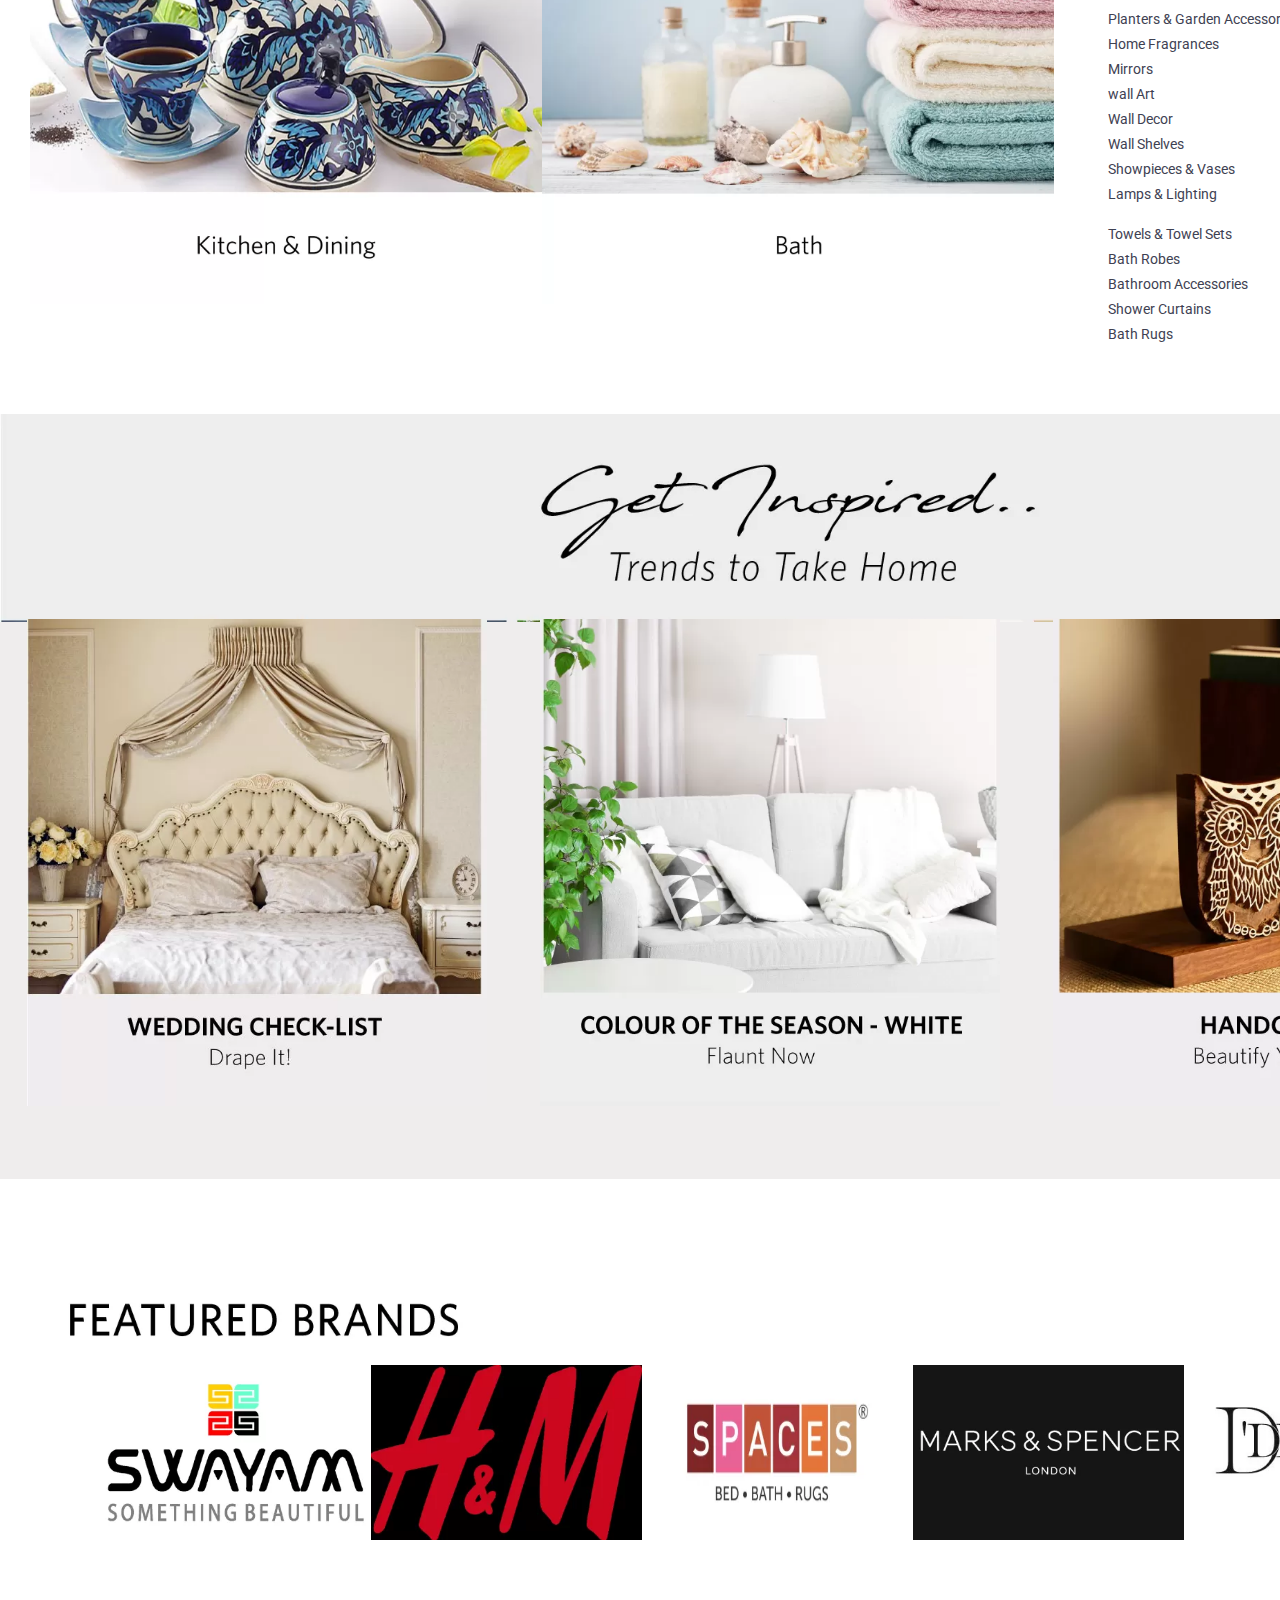
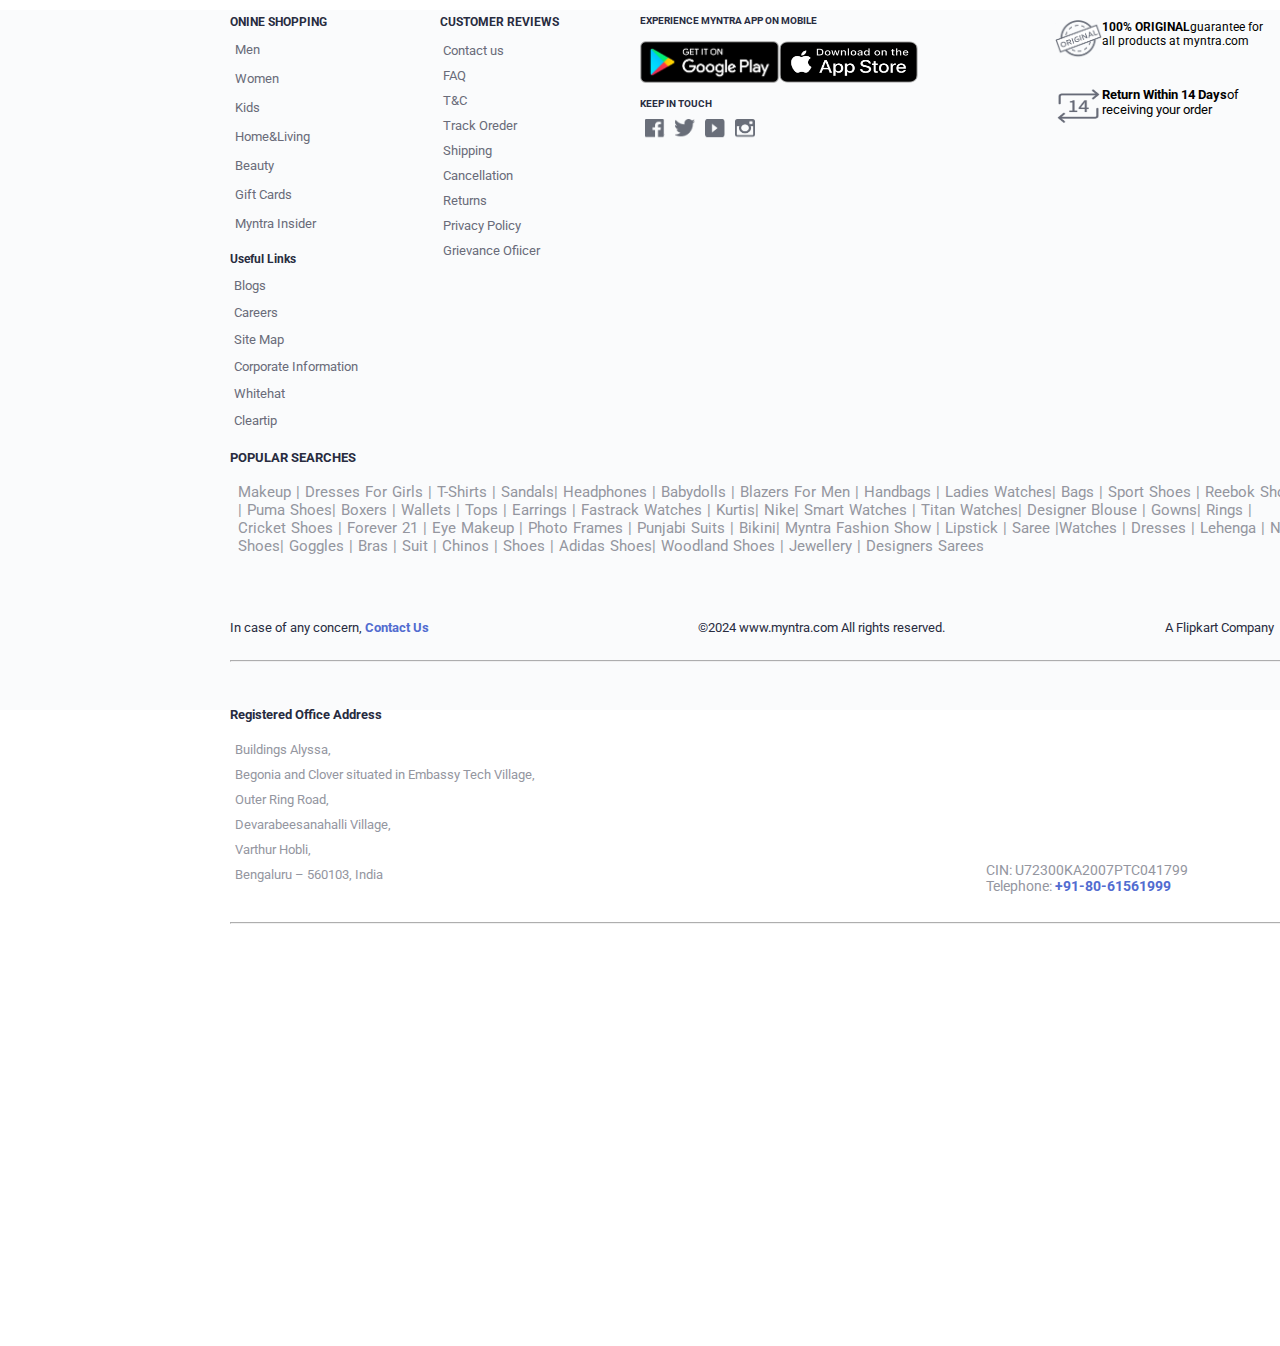
<file: homeliving.html>
<!DOCTYPE html>
<html lang="en">

<head>
    <meta charset="UTF-8">
    <meta name="viewport" content="width=device-width, initial-scale=1.0">
    <title>Myntra</title>
    <link rel="icon" type="image/x-icon" href="images/myntra.svg" style="width: 50%;">
    <link rel="stylesheet" href="https://cdnjs.cloudflare.com/ajax/libs/font-awesome/6.5.2/css/all.min.css">
    <link rel="stylesheet" href="homeliving.css">
</head>

<body>
    <div class="header">
        <!-- logo start -->
        <div class="logo">
            <a href="index.html"><img src="images/logo-myntra-41466.png" alt=""></a>
        </div>
        <!-- logo end -->

        <!-- Navbar start -->
        <div class="navbar">
            <ul class="nav-list">
                <!-- men section start -->
                <li class="men_pages"><a href="">MEN</a>
                    <div class="men_pages_list">
                        <div class="men_pages_list_sec1">
                            <div class="topsec1">
                                <h4>TopWear</h4>
                                <ul>
                                    <li><a href="men/men_tshirt.html">T-shirts</a></li>
                                    <li><a href="men/men_tshirt.html">Casual Shirts</a></li>
                                    <li><a href="men/men_tshirt.html">Formal Shirts</a></li>
                                    <li><a href="men/men_tshirt.html">SwaetShirts</a></li>
                                    <li><a href="men/men_tshirt.html">Swaeaters</a></li>
                                    <li><a href="men/men_tshirt.html">Jackets</a></li>
                                    <li><a href="men/men_tshirt.html">Blazers& Coats</a></li>
                                    <li><a href="men/men_tshirt.html">Suits</a></li>
                                    <li<a href="men/men_tshirt.html">Rain Jackets</a>
                </li>
            </ul>
        </div>
        <hr style="color: #282C3F;">
        <div class="bottomsec1">
            <h4>Indian & Festive Wear</h4>
            <ul>
                <li>Kurta & Kurta Sets</li>
                <li>Sherwanis</li>
                <li>Nehru Jackets</li>
                <li>Dhotis</li>
            </ul>
        </div>
    </div>
    <!-- men_pages_list_sec2 -->
    <div class="men_pages_list_sec1">
        <div class="topsec2_men_pages">
            <h4>BottomWear</h4>
            <ul>
                <li>Jeans</li>
                <li>Casual Trousers</li>
                <li>Formal Trousers</li>
                <li>Shorts</li>
                <li>Track Pants & Joggers</li>
            </ul>
        </div>
        <hr style="color: #282C3F;">
        <div class="midsec2_men_pages">
            <h4>Innerwear & Sleepwear</h4>
            <ul>
                <li>Briefs & Trunks</li>
                <li>Boxers</li>
                <li>Vests</li>
                <li>Sleepwear & Loungewear</li>
                <li>Thermals</li>
            </ul>
        </div>
        <hr style="color: #282C3F;">
        <div class="bottomsec2_men_pages">
            <h4>Plus Size</h4>
        </div>
    </div>
    <!-- sec2 men page end -->
    <!-- sec3 start -->
    <div class="men_pages_list_sec1">
        <div class="topsec3_men_page">
            <h4>Footwear</h4>
            <ul>
                <li>Casual Shoes</li>
                <li>Sports Shoes</li>
                <li>Formal Shoes</li>
                <li>Sneakers</li>
                <li>Sandals & Floaters</li>
                <li>Flip Flops</li>
                <li>Socks</li>
            </ul>
        </div>

        <hr style="color: #282C3F;">
        <div class="pointsec3">
            <h4>Personal Care & Grooming</h4>
        </div>
        <div class="pointsec3">
            <h4>Sunglasses & Frames</h4>
        </div>
        <div class="pointsec3">
            <h4>Watches</h4>
        </div>

    </div>
    <!-- sec3 end -->
    <!-- sec4 start -->
    <div class="men_pages_list_sec1">
        <div class="topsec4_men_page">
            <h4>Sports & Active Wear</h4>
            <ul>
                <li>Sports Shoes</li>
                <li>Sports Sandals</li>
                <li>Active T-shirts</li>
                <li>Track pants & Shorts</li>
                <li>Tracksuits</li>
                <li>Jackets & SwaetShirts</li>
                <li>Sports Accessories</li>
                <li>Swimwear</li>
            </ul>
        </div>
        <hr style="color: #282C3F;">
        <div class="bottomsec4_men_page">
            <h4>Gadgets</h4>
            <ul>
                <li>Smart Wearables</li>
                <li>Fitness Gadgets</li>
                <li>Headphone</li>
                <li>Speakers</li>
            </ul>
        </div>
    </div>
    <!-- sec4 end -->
    <!-- sec5 start -->
    <div class="men_pages_list_sec1">
        <div class="topsec5_men_page">
            <h4>Fashion Accessories</h4>
            <ul>
                <li>Wallets</li>
                <li>Belts</li>
                <li>Perfumes & Body Mists</li>
                <li>Trimmers</li>
                <li>Deodorants</li>
                <li>Ties,Cufflinks & Pocket Squares</li>
                <li>Accessory Gift Sets</li>
                <li>Caps & Hats</li>
                <li>Mufflers, Scarves & Gloves</li>
                <li>Phone Cases</li>
                <li> Rings & Wristwear</li>
                <li>Helmets</li>
            </ul>
        </div>
        <hr style="color: #282C3F;">
        <div class="pointsec3" style="height: 20px;">
            <h4>Bags & BagPacks</h4>
        </div>
        <div class="pointsec3" style="height: 20px;">
            <h4>Luggage & Trolleys</h4>
        </div>

    </div>
    <!-- sec5 end -->
    </div>
    </li>
    <!-- men section end -->
    <!-- women section start -->
    <li class="women_pages"><a href="">WOMEN</a>
        <div class="women_page_list">
            <div class="women_pages_list_sec1">
                <div class="topsec1_women_page">
                    <h4>Fashion Accessories</h4>
                    <ul>
                        <li>Wallets</li>
                        <li>Belts</li>
                        <li>Perfumes & Body Mists</li>
                        <li>Trimmers</li>
                        <li>Deodorants</li>
                        <li>Ties,Cufflinks & Pocket Squares</li>
                        <li>Accessory Gift Sets</li>
                        <li>Caps & Hats</li>
                        <li>Mufflers, Scarves & Gloves</li>
                        <li>Phone Cases</li>
                        <li> Rings & Wristwear</li>
                        <li>Helmets</li>
                    </ul>
                </div>
                <hr style="color: #282C3F;">
                <div class="women_pointsec3" style="height: 20px;">
                    <h4>Bags & BagPacks</h4>
                </div>
                <div class="women_pointsec3" style="height: 20px;">
                    <h4>Luggage & Trolleys</h4>
                </div>

            </div>
            <!-- women sec2 start -->
            <div class="women_pages_list_sec1">
                <div class="topsec2_women_page">
                    <h4>Fashion Accessories</h4>
                    <ul>
                        <li>Wallets</li>
                        <li>Belts</li>
                        <li>Perfumes & Body Mists</li>
                        <li>Trimmers</li>
                        <li>Deodorants</li>
                        <li>Ties,Cufflinks & Pocket Squares</li>
                        <li>Accessory Gift Sets</li>
                        <li>Caps & Hats</li>
                        <li>Mufflers, Scarves & Gloves</li>
                        <li>Phone Cases</li>
                        <li> Rings & Wristwear</li>
                        <li>Helmets</li>
                    </ul>
                </div>
                <hr style="color: #282C3F;">

                <div class="women_pointsec3" style="height: 20px;">
                    <h4>Plus Size</h4>
                </div>

            </div>
            <!-- women sec 2 end -->
            <!-- women sec 3 start -->
            <div class="women_pages_list_sec1">
                <div class="women_pointsec3" style="height: 20px;">
                    <h4>Bags & BagPacks</h4>
                </div>
                <div class="women_pointsec3" style="height: 20px;">
                    <h4>Luggage & Trolleys</h4>
                </div>
                <div class="topsec3_women_page">
                    <h4>Fashion Accessories</h4>
                    <ul>
                        <li>Wallets</li>
                        <li>Belts</li>
                        <li>Perfumes & Body Mists</li>
                        <li>Trimmers</li>
                        <li>Deodorants</li>
                    </ul>
                </div>
                <hr style="color: #282C3F;">
                <div class="topsec3_women_page">
                    <h4>Fashion Accessories</h4>
                    <ul>
                        <li>Wallets</li>
                        <li>Belts</li>
                        <li>Perfumes & Body Mists</li>
                        <li>Trimmers</li>
                        <li>Deodorants</li>
                    </ul>
                </div>

            </div>
            <!-- sec4 women start -->
            <div class="women_pages_list_sec1">
                <div class="topsec4_women_page">
                    <h4>Sports & Active Wear</h4>
                    <ul>
                        <li>Sports Shoes</li>
                        <li>Sports Sandals</li>
                        <li>Active T-shirts</li>
                        <li>Track pants & Shorts</li>
                        <li>Tracksuits</li>
                        <li>Jackets & SwaetShirts</li>

                    </ul>
                </div>
                <hr style="color: #282C3F; margin-top: 15px;">
                <div class="bottomsec4_women_page">
                    <h4>Gadgets</h4>
                    <ul>
                        <li>Smart Wearables</li>
                        <li>Fitness Gadgets</li>
                        <li>Headphone</li>
                        <li>Speakers</li>
                    </ul>
                </div>
            </div>
            <div class="women_pages_list_sec1">
                <div class="topsec5_women_page">
                    <h4>Fashion Accessories</h4>
                    <ul>
                        <li>Wallets</li>
                        <li>Belts</li>
                        <li>Perfumes & Body Mists</li>
                        <li>Trimmers</li>
                    </ul>
                </div>
                <hr style="color: #282C3F;">
                <div class="midsec5_women_page">
                    <h4>Fashion Accessories</h4>
                    <ul>
                        <li>Wallets</li>
                        <li>Belts</li>
                        <li>Perfumes & Body Mists</li>
                        <li>Trimmers</li>
                    </ul>
                </div>
                <hr style="color: #282C3F;">
                <div class="women_pointsec3" style="height: 20px;">
                    <h4>Bags & BagPacks</h4>
                </div>
                <div class="women_pointsec3" style="height: 20px;">
                    <h4>Luggage & Trolleys</h4>
                </div>
                <div class="women_pointsec3" style="height: 20px;">
                    <h4>Luggage & Trolleys</h4>
                </div>

            </div>




        </div>
    </li>
    <!-- women section end -->
    <!-- kids section start -->
    <li class="kids_pages"><a href="">KIDS</a>
        <div class="kids_pages_list">
            <div class="kids_pages_list_sec1">
                <div class="topsec1_kids_page">
                    <h4>Fashion Accessories</h4>
                    <ul>
                        <li>Wallets</li>
                        <li>Belts</li>
                        <li>Perfumes & Body Mists</li>
                        <li>Trimmers</li>
                        <li>Deodorants</li>
                        <li>Ties,Cufflinks & Pocket Squares</li>
                        <li>Accessory Gift Sets</li>
                        <li>Caps & Hats</li>
                        <li>Mufflers, Scarves & Gloves</li>
                        <li>Phone Cases</li>
                        <li> Rings & Wristwear</li>
                        <li>Helmets</li>
                        <li>Accessory Gift Sets</li>
                        <li>Caps & Hats</li>
                        <li>Mufflers, Scarves & Gloves</li>

                    </ul>
                </div>

            </div>
            <div class="kids_pages_list_sec1">
                <div class="topsec1_kids_page">
                    <h4>Fashion Accessories</h4>
                    <ul>
                        <li>Wallets</li>
                        <li>Belts</li>
                        <li>Perfumes & Body Mists</li>
                        <li>Trimmers</li>
                        <li>Deodorants</li>
                        <li>Ties,Cufflinks & Pocket Squares</li>
                        <li>Accessory Gift Sets</li>
                        <li>Caps & Hats</li>
                        <li>Mufflers, Scarves & Gloves</li>
                        <li>Phone Cases</li>
                        <li> Rings & Wristwear</li>
                        <li>Helmets</li>
                        <li>Accessory Gift Sets</li>
                        <li>Caps & Hats</li>
                        <li>Mufflers, Scarves & Gloves</li>

                    </ul>
                </div>

            </div>
            <div class="kids_pages_list_sec1">
                <div class="topsec1">
                    <h4 style="color: #f26a10;">TopWear</h4>
                    <ul>
                        <li>T-shirts</li>
                        <li>Casual Shirts</li>
                        <li>Formal Shirts</li>
                        <li>SwaetShirts</li>
                        <li>Swaeaters</li>
                        <li>Jackets</li>
                        <li>Blazers& Coats</li>
                        <li>Suits</li>
                        <li>Rain Jackets</li>
                    </ul>
                </div>
                <hr style="color: #282C3F;">
                <div class="bottomsec1">
                    <h4 style="color: #f26a10;">Indian & Festive Wear</h4>
                    <ul>
                        <li>Kurta & Kurta Sets</li>
                        <li>Sherwanis</li>
                        <li>Nehru Jackets</li>
                        <li>Dhotis</li>
                    </ul>
                </div>
            </div>
            <div class="kids_pages_list_sec1">
                <div class="topsec5_men_page" style="height:300px ;">
                    <h4 style="color: #f26a10;">Fashion Accessories</h4>
                    <ul>
                        <li>Wallets</li>
                        <li>Belts</li>
                        <li>Perfumes & Body Mists</li>
                        <li>Trimmers</li>
                        <li>Deodorants</li>
                        <li>Ties,Cufflinks & Pocket Squares</li>
                        <li>Accessory Gift Sets</li>
                        <li>Caps & Hats</li>
                        <li>Mufflers, Scarves & Gloves</li>
                    </ul>
                </div>
                <hr style="color: #282C3F;">
                <div class="pointsec3" style="height: 20px;">
                    <h4 style="color: #f26a10;">Bags & BagPacks</h4>
                </div>
                <div class="pointsec3" style="height: 20px;">
                    <h4 style="color: #f26a10;">Luggage & Trolleys</h4>
                </div>

            </div>
            <div class="kids_pages_list_sec1">
                <div class="topsec1" style="height: 200px;">
                    <h4 style="color: #f26a10;">TopWear</h4>
                    <ul>
                        <li>T-shirts</li>
                        <li>Casual Shirts</li>
                        <li>Formal Shirts</li>
                        <li>SwaetShirts</li>
                        <li>Swaeaters</li>
                        <li>Jackets</li>

                    </ul>
                </div>
                <hr style="color: #282C3F;">
                <div class="bottomsec1" style="height: 150px;">
                    <h4 style="color: #f26a10;">Indian & Festive Wear</h4>
                    <ul>
                        <li>Kurta & Kurta Sets</li>
                        <li>Sherwanis</li>
                        <li>Nehru Jackets</li>
                        <li>Dhotis</li>
                    </ul>
                </div>
            </div>


        </div>
    </li>
    <!-- kids section end -->
    <!-- home & living section start -->
    <li class="homeliving_pages"><a href="homeliving.html">HOME & LIVING</a>
        <div class="homeliving_pages_list">
            <div class="men_pages_list_sec1" style="margin-left: 15px;">
                <div class="topsec1" style="height: 300px;">
                    <h4 style="color: #f2c210;">TopWear</h4>
                    <ul>
                        <li>T-shirts</li>
                        <li>Casual Shirts</li>
                        <li>Formal Shirts</li>
                        <li>SwaetShirts</li>
                        <li>Swaeaters</li>
                        <li>Jackets</li>
                        <li>Blazers& Coats</li>
                        <li>Suits</li>
                        <li>Rain Jackets</li>
                        <li>Blazers& Coats</li>
                        <li>Suits</li>
                        <li>Rain Jackets</li>
                    </ul>
                </div>
                <hr style="color: #282C3F;">
                <div class="bottomsec1" style="height: 150px;">
                    <h4 style="color: #f2c210;">Indian & Festive Wear</h4>
                    <ul>
                        <li>Kurta & Kurta Sets</li>
                        <li>Sherwanis</li>
                        <li>Nehru Jackets</li>
                        <li>Dhotis</li>
                    </ul>
                </div>
            </div>
            <div class="men_pages_list_sec1" style="margin-left: 15px;">
                <div class="topsec1" style="height: 225px;">
                    <h4 style="color: #f2c210;">TopWear</h4>
                    <ul>
                        <li>T-shirts</li>
                        <li>Casual Shirts</li>
                        <li>Formal Shirts</li>
                        <li>SwaetShirts</li>
                        <li>Swaeaters</li>
                        <li>Jackets</li>
                        <li>Blazers& Coats</li>

                    </ul>
                </div>
                <hr style="color: #282C3F;">
                <div class="bottomsec1" style="height: 225px;">
                    <h4 style="color: #f2c210;">Indian & Festive Wear</h4>
                    <ul>
                        <li>Kurta & Kurta Sets</li>
                        <li>Sherwanis</li>
                        <li>Nehru Jackets</li>
                        <li>Dhotis</li>
                    </ul>
                </div>
            </div>
            <div class="women_pages_list_sec1">
                <div class="topsec1_women_page" style="height: 360px;">
                    <h4 style="color:#f2c210;">Fashion Accessories</h4>
                    <ul>
                        <li>Wallets</li>
                        <li>Belts</li>
                        <li>Perfumes & Body Mists</li>
                        <li>Trimmers</li>
                        <li>Deodorants</li>
                        <li>Ties,Cufflinks & Pocket Squares</li>
                        <li>Accessory Gift Sets</li>
                        <li>Caps & Hats</li>
                        <li>Mufflers, Scarves & Gloves</li>
                        <li>Deodorants</li>
                        <li>Ties,Cufflinks & Pocket Squares</li>
                        <li>Accessory Gift Sets</li>

                    </ul>
                </div>
                <hr style="color: #282C3F;">
                <div class="women_pointsec3" style="height: 20px;">
                    <h4 style="color: #f2c210;">Bags & BagPacks</h4>
                </div>
                <div class="women_pointsec3" style="height: 20px;">
                    <h4 style="color: #f2c210;">Luggage & Trolleys</h4>
                </div>

            </div>
            <div class="men_pages_list_sec1" style="margin-left: 15px;">
                <div class="women_pointsec3" style="height: 20px;">
                    <h4 style="color: #f2c210;">Luggage & Trolleys</h4>
                </div>
                <div class="topsec1" style="height: 200px; margin-top: 20px;">
                    <h4 style="color: #f2c210;">TopWear</h4>
                    <ul>
                        <li>T-shirts</li>
                        <li>Casual Shirts</li>
                        <li>Formal Shirts</li>
                        <li>SwaetShirts</li>
                        <li>Swaeaters</li>
                        <li>Jackets</li>
                        <li>Blazers& Coats</li>

                    </ul>
                </div>
                <hr style="color: #282C3F;">
                <div class="bottomsec1" style="height: 200px;">
                    <h4 style="color: #f2c210;">Indian & Festive Wear</h4>
                    <ul>
                        <li>Kurta & Kurta Sets</li>
                        <li>Sherwanis</li>
                        <li>Nehru Jackets</li>
                        <li>Dhotis</li>
                    </ul>
                </div>
            </div>
            <div class="kids_pages_list_sec1">
                <div class="topsec1_kids_page">
                    <h4 style="color: #f2c210;">Fashion Accessories</h4>
                    <ul>
                        <li>Wallets</li>
                        <li>Belts</li>
                        <li>Perfumes & Body Mists</li>
                        <li>Trimmers</li>
                        <li>Deodorants</li>
                        <li>Ties,Cufflinks & Pocket Squares</li>
                        <li>Accessory Gift Sets</li>
                        <li>Caps & Hats</li>
                        <li>Mufflers, Scarves & Gloves</li>
                        <li>Phone Cases</li>
                        <li> Rings & Wristwear</li>
                        <li>Helmets</li>
                        <li>Accessory Gift Sets</li>
                        <li>Caps & Hats</li>


                    </ul>
                </div>
            </div>

        </div>
    </li>
    <!-- Home & living section end -->
    <!-- beauty section start -->
    <li class="beauty_pages"><a href="">BEAUTY</a>
        <div class="beauty_pages_list">
            <div class="kids_pages_list_sec1">
                <div class="topsec1_kids_page">
                    <h4 style="color: #0db7af;">Fashion Accessories</h4>
                    <ul>
                        <li>Wallets</li>
                        <li>Belts</li>
                        <li>Perfumes & Body Mists</li>
                        <li>Trimmers</li>
                        <li>Deodorants</li>
                        <li>Ties,Cufflinks & Pocket Squares</li>
                        <li>Accessory Gift Sets</li>
                        <li>Caps & Hats</li>
                        <li>Mufflers, Scarves & Gloves</li>
                        <li>Phone Cases</li>
                        <li> Rings & Wristwear</li>
                        <li>Helmets</li>
                        <li>Accessory Gift Sets</li>
                        <li>Caps & Hats</li>
                        <li>Mufflers, Scarves & Gloves</li>

                    </ul>
                </div>

            </div>
            <div class="women_pages_list_sec1">
                <div class="topsec1_women_page" style="height: 320px;">
                    <h4 style="color:#0db7af;">Fashion Accessories</h4>
                    <ul>
                        <li>Wallets</li>
                        <li>Belts</li>
                        <li>Perfumes & Body Mists</li>
                        <li>Trimmers</li>
                        <li>Deodorants</li>
                        <li>Ties,Cufflinks & Pocket Squares</li>
                        <li>Accessory Gift Sets</li>
                        <li>Caps & Hats</li>
                        <li>Mufflers, Scarves & Gloves</li>


                    </ul>
                </div>
                <hr style="color: #282C3F;">
                <div class="women_pointsec3" style="height: 20px;">
                    <h4 style="color: #0db7af;">Bags & BagPacks</h4>
                </div>
                <div class="women_pointsec3" style="height: 20px;">
                    <h4 style="color: #0db7af;">Luggage & Trolleys</h4>
                </div>

            </div>
            <div class="kids_pages_list_sec1">
                <div class="topsec1">
                    <h4 style="color: #0db7af;">TopWear</h4>
                    <ul>
                        <li>T-shirts</li>
                        <li>Casual Shirts</li>
                        <li>Formal Shirts</li>
                        <li>SwaetShirts</li>
                        <li>Swaeaters</li>
                        <li>Jackets</li>
                        <li>Blazers& Coats</li>
                        <li>Suits</li>
                        <li>Rain Jackets</li>
                    </ul>
                </div>
                <hr style="color: #282C3F;">
                <div class="bottomsec1">
                    <h4 style="color: #0db7af;">Indian & Festive Wear</h4>
                    <ul>
                        <li>Kurta & Kurta Sets</li>
                        <li>Sherwanis</li>
                        <li>Nehru Jackets</li>
                        <li>Dhotis</li>
                    </ul>
                </div>
            </div>
            <div class="women_pages_list_sec1">
                <div class="topsec4_beauty_page" style="height: 100px;">
                    <h4 style="color:#0db7af;">Fashion Accessories</h4>
                    <ul>
                        <li>Wallets</li>
                        <li>Belts</li>
                        <li>Perfumes & Body Mists</li>


                    </ul>
                </div>
                <hr style="color: #282C3F;">
                <div class="topsec4_beauty_page" style="height: 100px;">
                    <h4 style="color:#0db7af;">Fashion Accessories</h4>
                    <ul>
                        <li>Wallets</li>
                        <li>Belts</li>
                        <li>Perfumes & Body Mists</li>


                    </ul>
                </div>
                <hr style="color: #282C3F;">
                <div class="topsec4_beauty_page" style="height: 90px;">
                    <h4 style="color:#0db7af;">Fashion Accessories</h4>
                    <ul>
                        <li>Wallets</li>
                        <li>Belts</li>


                    </ul>
                </div>
                <hr style="color: #282C3F;">
                <div class="women_pointsec3" style="height: 20px;">
                    <h4 style="color: #0db7af;">Bags & BagPacks</h4>
                </div>
                <div class="women_pointsec3" style="height: 20px;">
                    <h4 style="color: #0db7af;">Luggage & Trolleys</h4>
                </div>

            </div>
            <div class="kids_pages_list_sec1">
                <div class="topsec1_kids_page">
                    <h4 style="color: #0db7af;">Fashion Accessories</h4>
                    <ul>
                        <li>Wallets</li>
                        <li>Belts</li>
                        <li>Perfumes & Body Mists</li>
                        <li>Trimmers</li>
                        <li>Deodorants</li>
                        <li>Ties,Cufflinks & Pocket Squares</li>
                        <li>Accessory Gift Sets</li>
                        <li>Caps & Hats</li>
                        <li>Mufflers, Scarves & Gloves</li>
                        <li>Phone Cases</li>
                        <li> Rings & Wristwear</li>
                        <li>Helmets</li>
                        <li>Accessory Gift Sets</li>
                        <li>Caps & Hats</li>
                        <li>Mufflers, Scarves & Gloves</li>

                    </ul>
                </div>

            </div>
        </div>
    </li>
    <!-- beauty section end -->

    <!-- studio Section start -->
    <li class="studio_page"><a href="">STUDIO<sup style="color: #FF3F6C;">NEW</sup></a>
        <div class=" studio_page_nav ">
            <div class="studio_logo_div">
                <div class="studio_logo">
                    <img src="images/studio-logo-new.svg" alt="">
                </div>
            </div>
            <div class="studio-line">
                Your daily inspiration for everything fashion
            </div>
            <div class="studio_advertisement">
                <img src="images/sudio-nav-banner.png" alt="">
            </div>
            <div class="explore_btn">
                <div class="explorestudiobtn">
                    <button>Explore Studio ></button>
                </div>

            </div>
        </div>
    </li>
    <!-- studion section end -->
    </ul>
    </div>
    <!-- Navbar End -->
    <!-- Search Bar -->
    <div class="search-bar">
        <a href="#"><i class="fa-solid fa-magnifying-glass"></i></a>
        <input type="text" name="Search" id="Search" placeholder="Search for Products,Brands and More">
    </div>
    <div class="action-button  profile_pages">
        <div class="action1 ">
            <a href="#"><i class="fa-solid fa-user"></i></a>
            <p>Profile</p>
            <div class="profile_pages_list">
                <div class="profile_nav_row1">
                    <h4>WELCOME</h4>
                    <p>To access account and manage orders</p>
                    <button>LOGIN/SIGNUP</button>

                </div>
                <hr style="color: #282C3F; width: 250px; margin-left: 15px;">
                <div class="profile_nav_row2">
                    <ul>
                        <li>Orders</li>
                        <li>Wishlist</li>
                        <li>Gift Cards</li>
                        <li>Contact us</li>
                        <li>Myntra Insider</li>
                    </ul>

                </div>
                <hr style="color: #282C3F;width: 250px; margin-left: 15px;">
                <div class="profile_nav_row2">
                    <ul>
                        <li>Orders</li>
                        <li>Wishlist</li>
                        <li>Gift Cards</li>
                        <li>Contact us</li>
                        <li>Myntra Insider</li>
                    </ul>

                </div>
            </div>
        </div>
        <div class="action1">
            <a href="#"><i class="fa-solid fa-heart"></i></a>
            <p>Wishlist</p>
        </div>
        <div class="action1">
            <a href="#"><i class="fa-solid fa-bag-shopping"></i></a>
            <p>Bag</p>
        </div>

    </div>
    </div>

    <div class="section1">
        <div class="sec1img">
            <img src="images/homeliving/Desktop-Home-Banner.webp" alt="">
        </div>

        <div class="section2">
            <div class="sec2left">
                <div class="sec2left_container">
                    <div class="container_heading">
                        <h3>NICE TO SEE YOU, COME ON IN !</h3>
                    </div>
                    <div class="container_img_row1">
                        <div class="left_img">
                            <img src="images/bed linen.webp" alt="" width="100%">
                        </div>
                        <div class="left_img">
                            <img src="images/furnishings.webp" alt="" width="100%">
                        </div>

                    </div>
                    <div class="container_img_row1" style="height: 465px;">
                        <div class="left_img">
                            <img src="images/art-n-decor.webp" alt="" width="100%">
                        </div>
                        <div class="left_img">
                            <img src="images/lamps.webp" alt="" width="100%">
                        </div>

                    </div>
                    <div class="container_img_row1" style="height: 465px;">
                        <div class="left_img">
                            <img src="images/kitchen.webp" alt="" width="100%">
                        </div>
                        <div class="left_img">
                            <img src="images/bath.webp" alt="" width="100%">
                        </div>

                    </div>

                </div>
            </div>
            <div class="sec2right">
                <ul>
                    <li style="margin: auto;">Furnishings & Bed Linen</li>
                    <br>
                    <li>Bed Sheets</li>
                    <li>Bedding Sets & Bed Covers</li>
                    <li>Blankets, Quilts & Dohars</li>
                    <li>Pillows & Pillow Covers</li>
                    <li>Cushions & Cushion Covers</li>
                    <li>Curtains</li>
                    <li>Mats & Dhurries</li>
                    <li>Carpets</li>
                    <li style="margin-top: 15px;">Bath & Bed Linen</li>
                    <li style="margin-top: 15px;">Towels & Towel Sets</li>
                    <li>Bath Robes</li>
                    <li>Bathroom Accessories</li>
                    <li>Shower Curtains</li>
                    <li>Bath Rugs</li>
                    <li style="margin-top: 15px;">Home & Decor</li>
                    <li style="margin-top: 15px;">Pooja Essentials</li>
                    <li>Laptop Table</li>
                    <li>Ottomans</li>
                    <li>Artificial Flowers & Plants</li>
                    <li>Candles & Candle Holders</li>
                    <li>Clocks</li>
                    <li>Planters & Garden Accessories</li>
                    <li>Home Fragrances</li>
                    <li>Mirrors</li>
                    <li>wall Art</li>
                    <li>Wall Decor</li>
                    <li>Wall Shelves</li>
                    <li>Showpieces & Vases</li>
                    <li>Lamps & Lighting</li>
                    <li style="margin-top: 15px;">Towels & Towel Sets</li>
                    <li>Bath Robes</li>
                    <li>Bathroom Accessories</li>
                    <li>Shower Curtains</li>
                    <li>Bath Rugs</li>
                    <li style="margin-top: 15px;">Pooja Essentials</li>
                    <li>Laptop Table</li>
                    <li>Ottomans</li>
                    <li>Artificial Flowers & Plants</li>
                    <li>Candles & Candle Holders</li>
                    <li>Clocks</li>
                    <li>Planters & Garden Accessories</li>
                    <li>Home Fragrances</li>
                    <li>Mirrors</li>
                    <li>wall Art</li>
                    <li>Wall Decor</li>
                    <li>Wall Shelves</li>
                    <li>Showpieces & Vases</li>
                    <li>Lamps & Lighting</li>
                    <li style="margin-top: 15px;">Towels & Towel Sets</li>
                    <li>Bath Robes</li>
                    <li>Bathroom Accessories</li>
                    <li>Shower Curtains</li>
                    <li>Bath Rugs</li>


                </ul>
            </div>
        </div>
        <div class="section3">
            <img src="images/get inspired.webp" alt="" width="100%">
        </div>
        <div class="section4">
            <div class="sec4div1">
                <img src="images/11517485441956-Wedding-checklist.webp" alt="">
            </div>
            <div class="sec4div1">
                <img src="images/colors of the season.webp" alt="">
            </div>

            <div class="sec4div1">
                <img src="images/handcrafted.webp" alt="">
            </div>
        </div>
        <div class="section5">
           <img src="images/featured brand.webp" alt="" style="padding-left: 60px; width: 1460px; height: 100%;">
        </div>
        <div class="section6">
            <div class="sec6img" style="margin-left: 100px;">
                <img src="images/swayam.webp" alt="" width="100%" height="175px">
            </div>
            <div class="sec6img">
                <img src="images/hand m.webp" alt="" width="100%" height="175px">
            </div>
            <div class="sec6img" >
                <img src="images/spaces.webp" alt="" width="100%" height="175px">
            </div>
            <div class="sec6img" >
                <img src="images/marks and spencer.webp" alt="" width="100%" height="175px">
            </div>
            <div class="sec6img" >
                <img src="images/deecor.webp" alt="" width="100%" height="175px">
            </div>
        </div>
        <div class="footer2" style="height: 700px;">
            <div class="footer-container" style="height: 700px ;">
                <div class="row1">
                    <div class="online-shopping">
                        <h3>ONINE SHOPPING</h3>
                        <ul class="online-shoppinglist">
                            <li><a href="#">Men</a></li>
                            <li><a href="#">Women</a></li>
                            <li><a href="#">Kids</a></li>
                            <li><a href="#">Home&Living</a></li>
                            <li><a href="#">Beauty</a></li>
                            <li><a href="#">Gift Cards</a></li>
                            <li><a href="#">Myntra Insider</a></li>
                        </ul>
    
                        <h3 style="margin-top: 15px;">Useful Links</h3>
                        <ul class="useful-links">
                            <li><a href="#">Blogs</a></li>
                            <li><a href="#">Careers</a></li>
                            <li><a href="#">Site Map</a></li>
                            <li><a href="#">Corporate Information</a></li>
                            <li><a href="#">Whitehat</a></li>
                            <li><a href="#">Cleartip</a></li>
                            
                        </ul>
    
                    </div>
                    <div class="customer-policies">
                        <h3>CUSTOMER REVIEWS</h3>
                        <ul class="Cusotomerreview-list">
                            <li><a href="#">Contact us</a></li>
                            <li><a href="#">FAQ</a></li>
                            <li><a href="#">T&C</a></li>
                            <li><a href="#">Track Oreder</a></li>
                            <li><a href="#">Shipping</a></li>
                            <li><a href="#">Cancellation</a></li>
                            <li><a href="#">Returns</a></li>
                            <li><a href="#">Privacy Policy</a></li>
                            <li><a href="#">Grievance Ofiicer</a></li>
                        </ul>
                    </div>
                    <div class="social-media">
                        <h3>EXPERIENCE MYNTRA APP ON MOBILE </h3>
                        <div class="appstoreimg">
                            <div class="appstoreimg1">
                                <img src="images/google_play.png" alt="">
                            </div>
                            <div class="appstoreimg1">
                                <img src="images/apple_store.png" alt="">
                            </div>
                            
                        </div>
                        <h3 style="margin-top: 15px;">KEEP IN TOUCH</h3>
                        <div class="social-icons">
                            <img src="images/fb.png" alt="">
                            <img src="images/twitter.png" alt="">
                            <img src="images/yt.png" alt="">
                            <img src="images/insta.png" alt="">
                        
                        </div>
                        
                    </div>
                    <div class="promises">
                        <div class="promise-sec1">
                            <div class="originalimg">
                                <img src="images/original.png" alt="">
                            </div>
                                <div class="line" style="font-size: 12px;">
                                    <p><b>100% ORIGINAL</b>guarantee for</p>
                                    <p>all products at myntra.com</p>
                                </div>
                        </div>
                        <div class="promise-sec1" style="margin-top: 25px;">
                            <div class="originalimg">
                                <img src="images/Return-Window-image.png" alt="">
                            </div>
                                <div class="line">
                                    <p><b>Return Within 14 Days</b>of</p>
                                    <p>receiving your order</p>
                                </div>
                        </div>
                    </div>
                </div>
    
                <div class="row2">
                    <h3>POPULAR SEARCHES</h3>
                    <div class="searchlinks">
                        <p>Makeup | Dresses For Girls |  T-Shirts | Sandals|  Headphones |  Babydolls | Blazers For Men |  Handbags | Ladies Watches|  Bags |
                             Sport Shoes |  Reebok Shoes | Puma Shoes|  Boxers | Wallets | Tops | Earrings | Fastrack Watches | Kurtis|  Nike|  Smart Watches |
                              Titan Watches|  Designer Blouse | Gowns|  Rings | Cricket Shoes | Forever 21 | Eye Makeup | Photo Frames |  Punjabi Suits |
                               Bikini|  Myntra Fashion Show | Lipstick | Saree |Watches | Dresses | Lehenga | Nike Shoes|  Goggles |
                                Bras | Suit | Chinos | Shoes | Adidas Shoes|  Woodland Shoes | Jewellery |  Designers Sarees</p>
                    </div>
                </div>
                <div class="infosection">
                    <div class="contatinfo">
                        In case of any concern, <span style="color: #526Cd0;"> <strong>Contact Us</strong></span>
                    </div>
                    <div class="copyright">©2024 www.myntra.com All rights reserved.</div>
                    <div class="company">A Flipkart Company</div>
                </div>
                <hr>
                <div class="row3">
                    <div class="registeroffice">
                        <h3>Registered Office Address</h3>
                        <ul class="registeredlist">
                            <li>Buildings Alyssa,</li>
                            <li>Begonia and Clover situated in Embassy Tech Village,</li>
                            <li>Outer Ring Road,</li>
                            <li>Devarabeesanahalli Village,</li>
                            <li>Varthur Hobli,</li>
                            <li> Bengaluru – 560103, India</li>
                            
                        </ul>
                    </div>
                    <div class="contacts">
                        <p> CIN: U72300KA2007PTC041799</p>
                        <p>Telephone: <span style="color: #526Cd0;"><strong>+91-80-61561999</strong></span> </p>
                    </div>
    
                    
                </div>
                <hr>
            </div>
        </div>
    </body>
    </html>
    </div>
   
</body>
</file>
<file: style.css>
@import url('https://fonts.googleapis.com/css2?family=Roboto:ital,wght@0,100;0,300;0,400;0,500;0,700;0,900;1,100;1,300;1,400;1,500;1,700;1,900&display=swap');
*{
    margin: 0%;
    padding: 0%;
    box-sizing: border-box;
    font-family: "Roboto", sans-serif;
    font-weight: 50%;
}
body{
    font-family: Verdana;
}

.header{
     width: 1540px;
     height: 80px;
     position: sticky;
     top: 0px;
     display: flex;
     justify-content: space-around;
     background-color: white;
     box-shadow: rgba(50, 50, 93, 0.25) 0px 13px 27px -5px, rgba(0, 0, 0, 0.3) 0px 8px 16px -8px;
    
     
     
}

.logo{
    padding: 5px;
    margin-left: 15px;
    margin-top: 5px;
    width:120px;
    height: 60px;
}

.logo img{
    width: 100%;
    height: 100%;
}

.navbar{
    width: 520px;
    height: 80px;
    position: relative;
}

.nav-list{
    list-style-type: none;
    display: flex;
    justify-content: space-between;
    align-items: flex-end;
    padding-top: 20px;
    
}

.nav-list  li a{
    text-decoration: none;
    color: #282C3F;
    font-size: 15px;
    
}
.men_pages:hover{
    border-bottom: 3px solid #FF3F6C;
}
.women_pages:hover{
    border-bottom: 3px solid #fb56c1;
}
.kids_pages:hover{
    border-bottom: 3px solid #f26a10;
}
.beauty_pages:hover{
    border-bottom: 3px solid #0db7af;
}
.homeliving_pages:hover{
    border-bottom: 3px solid #f2c210;
}
.studio_page:hover{
    border-bottom: 3px solid #ee5f73;
}



.men_pages_list{
    width:1140px;
    height:450px ;
   
    position: absolute;
    top: 80px;
    left: -100px;
    background-color: white;
    visibility: hidden;
    opacity: 0;
    transition: 0.8s;
    display: flex;
    justify-content: space-between;
}

.men_pages:hover .men_pages_list{
    opacity: 1;
    visibility: visible;


}


.men_pages_list_sec1{
    width: 220px;
    height: 450px;
   
}

.topsec1{
    width: 220px;
    height: 250px;
    
}

.topsec1 h4{
    font-size: 13px;
    color: #ee5f73;
    margin-top: 8px;
}

.topsec1 ul{
    list-style: none;
    margin-top: 8px;

}
.topsec1 li{
    font-size: 13px;
    padding: 3px;
    
}
.topsec1 ul  li a:hover{
     font-size:14px;
     font-weight: bold;
     color: #282C3F;
     
}
.bottomsec1{
    width: 220px;
    height: 199px;
    margin-top: 5px;
   
}
.bottomsec1 h4{
    font-size: 13px;
    color: #ee5f73;
    margin-top: 8px;
}

.bottomsec1 ul{
    list-style: none;
    margin-top: 10px;

}
.bottomsec1 li{
    font-size: 13px;
    padding: 4px;
    
}
.bottomsec1 ul  li:hover{
    font-size:14px;
    font-weight: bold;
    color: #282C3F;
    
}

.topsec2_men_pages{
    width: 220px;
    height: 200px;
    
    
}

.topsec2_men_pages h4{
    font-size: 13px;
    color: #ee5f73;
    margin-top: 8px;
}
.topsec2_men_pages ul{
    list-style: none;
    margin-top: 10px;

}
.topsec2_men_pages li{
    font-size: 13px;
    padding: 4px;
    
}
.topsec2_men_pages ul  li:hover{
    font-size:14px;
    font-weight: bold;
    color: #282C3F;
    
}

.midsec2_men_pages{
    width: 220px;
    height: 180px;
   
   

}
.midsec2_men_pages h4{
    font-size: 13px;
    color: #ee5f73;
    margin-top: 8px;
}
.midsec2_men_pages ul{
    list-style: none;
    margin-top: 10px;

}
.midsec2_men_pages li{
    font-size: 13px;
    padding: 4px;
    
}
.midsec2_men_pages ul  li:hover{
    font-size:14px;
    font-weight: bold;
    color: #282C3F;
    
}
.bottomsec2_men_pages{
    width: 220px;
    
    height: 30px ;
    
}
.bottomsec2_men_pages h4{
    font-size: 13px;
    color: #ee5f73;
    margin-top: 8px;
}

.topsec3_men_page{
    width: 220px;
    height: 250px;
   
}
.topsec3_men_page h4{
    font-size: 13px;
    color: #ee5f73;
    margin-top: 8px;
}
.topsec3_men_page ul{
    list-style: none;
    margin-top: 10px;

    
}
.topsec3_men_page ul  li:hover{
    font-size:14px;
    font-weight: bold;
    color: #282C3F;
    
}
.topsec3_men_page li{
    font-size: 13px;
    padding: 4px;
    
}
.pointsec3{
    width: 220px;
    height: 30px;
   
}
.pointsec3 h4{
    font-size: 13px;
    color: #ee5f73;
    margin-top: 8px;
}

.topsec4_men_page{
    width: 220px;
    height: 300px;
   
}
.topsec4_men_page h4{
    font-size: 13px;
    color: #ee5f73;
    margin-top: 8px;
}
.topsec4_men_page ul{
    list-style: none;
    margin-top: 10px;

}
.topsec4_men_page li{
    font-size: 13px;
    padding: 6px;
    padding-left: none;
    
}
.topsec4_men_page ul  li:hover{
    font-size:14px;
    font-weight: bold;
    color: #282C3F;
    
}
.bottomsec4_men_page{
    width: 220px;
    height: 140px;
   
}
.bottomsec4_men_page h4{
    font-size: 13px;
    color: #ee5f73;
    margin-top: 8px;
}
.bottomsec4_men_page ul{
    list-style: none;
    margin-top: 10px;

}
.bottomsec4_men_page li{
    font-size: 13px;
    padding: 5px;
    padding-left: none;    
}
.bottomsec4_men_page ul  li:hover{
    font-size:14px;
    font-weight: bold;
    color: #282C3F;
    
}


.topsec5_men_page{
    width: 220px;
    height: 360px;
    
}
.topsec5_men_page h4{
    font-size: 13px;
    color: #ee5f73;
    margin-top: 8px;
}
.topsec5_men_page ul{
    list-style: none;
    margin-top: 10px;

}
.topsec5_men_page li{
    font-size: 13px;
    padding: 6px;
    padding-left: none;    
}
.topsec5_men_page ul  li:hover{
    font-size:14px;
    font-weight: bold;
    color: #282C3F;
    
}

.women_pointsec1{
    width: 220px;
    height: 30px;
   
}
.women_pointsec3 h4{
    font-size: 13px;
    color: #fb56c1;
    margin-top: 8px;
}


/* women section csss start */
.women_page_list{
    width:1140px;
    height:450px ;
   
    position: absolute;
    top: 80px;
    left: -100px;
    background-color: white;
    visibility: hidden;
    opacity: 0;
    transition: 0.8s;
    display: flex;
    justify-content: space-between;
}

.women_pages:hover .women_page_list{
    opacity: 1;
    visibility: visible;
   

}
.women_pages_list_sec1{
    width: 220px;
    height: 450px;
    margin-left: 15px;
}
.topsec1_women_page{
    width: 220px;
    height: 360px;
   
    
}
.topsec1_women_page h4{
    font-size: 13px;
    color: #fb56c1;
    margin-top: 8px;
}
.topsec1_women_page ul{
    list-style: none;
    margin-top: 10px;

}
.topsec1_women_page li{
    font-size: 13px;
    padding: 6px;
    padding-left: none;    
}
.topsec1_women_page ul  li:hover{
    font-size:14px;
    font-weight: bold;
    color: #282C3F;
    
}

.topsec2_women_page{
    width: 220px;
    height: 400px;
}
.topsec2_women_page h4{
    font-size: 13px;
    color: #fb56c1;
    margin-top: 8px;
}
.topsec2_women_page ul{
    list-style: none;
    margin-top: 10px;

}
.topsec2_women_page li{
    font-size: 13px;
    padding: 6px;
    padding-left: none;    
}
.topsec2_women_page ul  li:hover{
    font-size:14px;
    font-weight: bold;
    color: #282C3F;
    
}

.topsec3_women_page{
    width: 220px;
    height: 180px;

}
.topsec3_women_page h4{
    font-size: 13px;
    color: #fb56c1;
    margin-top: 8px;
}
.topsec3_women_page ul{
    list-style: none;
    margin-top: 10px;

}
.topsec3_women_page li{
    font-size: 13px;
    padding: 6px;
    padding-left: none;    
}
.topsec3_women_page ul  li:hover{
    font-size:14px;
    font-weight: bold;
    color: #282C3F;
    
}
.topsec4_women_page{
    width: 220px;
    height: 180px;

}
.topsec4_women_page h4{
    font-size: 13px;
    color: #fb56c1;
    margin-top: 8px;
}
.topsec4_women_page ul{
    list-style: none;
    margin-top: 10px;
    margin-bottom: 15px;

}
.topsec4_women_page li{
    font-size: 13px;
    padding: 6px;
    padding-left: none; 
      
}
.topsec4_women_page ul  li:hover{
    font-size:14px;
    font-weight: bold;
    color: #282C3F;
    
}
.bottomsec4_women_page{
    width: 220px;
    height: 180px;

}
.bottomsec4_women_page h4{
    font-size: 13px;
    color: #fb56c1;
    margin-top: 8px;
}
.bottomsec4_women_page ul{
    list-style: none;
    margin-top: 10px;

}
.bottomsec4_women_page li{
    font-size: 13px;
    padding: 6px;
    padding-left: none;    
}
.bottomsec4_women_page ul  li:hover{
    font-size:14px;
    font-weight: bold;
    color: #282C3F;
    
}
.topsec5_women_page{
    width: 180px;
    height: 150px;

}
.topsec5_women_page h4{
    font-size: 13px;
    color: #fb56c1;
    margin-top: 8px;
}
.topsec5_women_page ul{
    list-style: none;
    margin-top: 10px;
    

}
.topsec5_women_page li{
    font-size: 13px;
    padding: 6px;
    padding-left: none; 
      
}
.topsec5_women_page ul  li:hover{
    font-size:14px;
    font-weight: bold;
    color: #282C3F;
    
}
.midsec5_women_page{
    width: 180px;
    height: 150px;

}
.midsec5_women_page h4{
    font-size: 13px;
    color: #fb56c1;
    margin-top: 8px;
}
.midsec5_women_page ul{
    list-style: none;
    margin-top: 10px;
   

}
.midsec5_women_page li{
    font-size: 13px;
    padding: 6px;
    padding-left: none; 
      
}
.midsec5_women_page ul  li:hover{
    font-size:14px;
    font-weight: bold;
    color: #282C3F;
    
}
.kids_pages_list{
    width:1140px;
    height:450px ;
    position: absolute;
    top: 80px;
    left: -100px;
    background-color: white;
    visibility:hidden;
    opacity: 0;
    transition: 0.8s;
    display: flex;
    justify-content: space-between;
}

.kids_pages:hover .kids_pages_list{
    opacity: 1;
    visibility: visible;
    

}
.kids_pages_list_sec1{
    width: 220px;
    height: 450px;
    margin-left: 15px;
}
.topsec1_women_page{
    width: 220px;
    height: 4400px;
   
    
}
.topsec1_kids_page h4{
    font-size: 13px;
    color: #f26a10;
    margin-top: 8px;
}
.topsec1_kids_page ul{
    list-style: none;
    margin-top: 10px;

}
.topsec1_kids_page li{
    font-size: 13px;
    padding: 6px;
    padding-left: none;    
}
.topsec1_kids_page ul  li:hover{
    font-size:14px;
    font-weight: bold;
    color: #282C3F;
    
}
.homeliving_pages_list{
    width:1140px;
    height:450px ;
   
    position: absolute;
    top: 80px;
    left: -100px;
    background-color: white;
    visibility:hidden;
    opacity: 0;
    transition: 0.8s;
    display: flex;
    justify-content: space-between;
}

.homeliving_pages:hover .homeliving_pages_list{
    opacity: 1;
    visibility: visible;
   

}
.beauty_pages_list{
    width:1140px;
    height:450px ;
   
    position: absolute;
    top: 80px;
    left: -100px;
    background-color: white;
    visibility:hidden;
    opacity: 0;
    transition: 0.8s;
    display: flex;
    justify-content: space-between;
}

.beauty_pages:hover .beauty_pages_list{
    opacity: 1;
    visibility: visible;
    



}

.topsec4_beauty_page{
    width: 220px;
    height: 120px;

}
.topsec4_beauty_page h4{
    font-size: 13px;
    margin-top: 5px;
   
   
}
.topsec4_beauty_page ul{
    list-style: none;
    margin-top: 10px;
   

}
.topsec4_beauty_page li{
    font-size: 13px;
    padding: 5px;
     
      
}

.studio_page_nav{
    width:500px;
    height:450px ;
   
    position: absolute;
    top: 80px;
    left: 200px;
    background-color: white;
    visibility: hidden;
    opacity: 0;
    transition: 0.8s;
    
   
}

.studio_page:hover .studio_page_nav{
    opacity: 1;
    visibility: visible;
 
    
}
.studio_logo_div{
    width: 500px;
    height: 45px;
   
    margin-top: 15px;
}

.studio_logo{
    width: 100px;
    height: 45px;
    margin: auto;
    margin-top: 15px;
}

.studio-line{
    width: 500px;
    height: 15px;
    margin-top: none;
    font-size: 14px;
    text-align: center;
    color: #282C3F;
}
.studio_advertisement{
    width: 500px;
    height: 317px;
   
    padding: 8px;
}

.studio_advertisement img{
    width: 100%;
    height: 100%;
}


.explore_btn{
    width: 500px;
    height: 50px;
    
    
}
.explorestudiobtn{
    width: 200px;
    height:40px;
    
    margin-left: 28%;
}
.explorestudiobtn button{
    font-size: 18px;
    width: 200px;
    height: 40px;
    color: #282C3F;
    background-color: white;
    border: 1px solid #282C3F;
    cursor: pointer;
}


.search-bar{
    width: 400px;
    height: 40px;
    position: relative;
    margin-top: 15px;
    display: flex;
    justify-content: space-between;
    position: relative;
}

.search-bar a{
    text-decoration: none;
    width: 50px;
    height: 40px;
    color: #282C3F;
    background-color: #F5F5F6;
    border: none;
    border-right: 1px solid right;
}

.search-bar a i{
    text-align: center;
    padding: 10px;
    padding-top: 10px;
    
}

input{
    width: 400px;
    height: 40px;
    background-color: #F5F5F6;
    border: none;
    
}
input:hover{
    border: 1px solid #94969F;
}

.action-button{
    width: 200px;
    height: 40px;
    position: relative;
    margin-top: 15px;
    display: flex;
    justify-content: space-around;
}
.action1{
    width: 29px;
    height: 60px;

}
.action1:hover{
    border-bottom: 3px solid #FF3F6C;
}

.action1 a{
    width: 24px;
    height: 24px;
    color: #282C3F;
    padding-left:10px ;

}
.action1 p{
    font-family:  Arial, sans-serif;
    padding-top: 3px;
    padding-left: 2px;
    font-size: 15px;
}
.profile_pages_list{
    width:280px;
    height:450px ;
   
    position: absolute;
    top: 64px;
    left: -140px;
    
    background-color: white;
    visibility: hidden;
    opacity: 0;
    transition: 0.8s;
   
}
.profile_pages:hover .profile_pages_list{
    opacity: 1;
    visibility: visible;
    left: -140px;
}
.profile_nav_row1{
    width: 280px;
    height: 90px;
   
    margin-top: 10px;
}

.profile_nav_row1 h4{
    font-size: 14px;
    color: #282C3F;
    margin-top: 10px;

}

.profile_nav_row1 p{
    font-size: 13px;
    color: #282C3F;
}

.profile_nav_row1 button{
    width: 110px;
    height: 30px;
    font-size: 12px;
    margin-top: 15px;
    margin-left: 15px;
    color: #FF3F6C;
    font-weight: bold;
    word-spacing: 1px;
    background-color: white;
    border: 1px solid #282C3F;

}

.profile_nav_row2{
    width: 280px;
    height: 160px;
    
    margin-top: 5px;
}

.profile_nav_row2 ul{
    list-style: none;
}
.profile_nav_row2 ul li{
    font-size: 14px;
    color: #282C3F;
    padding: 5px;
}

.section1{
    width: 1540px;
    height: 120px;
    
}

.section1 img{
    width: 100%;
    height: 100%;
}

.section2{
    width: 1540px;
    height: 350px;
    display: flex;
}
.leftside {
    width: 770px;
    height: 350px;
}

.leftside img{
    width: 100%;
    height: 100%;
}
.rightside {
    width: 770px;
    height: 350px;
}

.rightside img{
    width: 100%;
    height: 100%;
}

.section3{
    width: 1540px;
    height: 70px;
   
   
}
.section3 img{
    width: 100%;
    height: 70px;
}

.section4{
    width: 1540px;
    height: 90px;
}
.section4 img{
    width: 100%;
    height: 100%;
}
.section5{
    width: 1540px;
    height: 120px;
    display: flex;

}
.flat100{
    width: 770px;
    height: 120px;

}
.flat100 img{
    width: 100%;
    height: 100%; 
}
.flat200{
    width: 770px;
    height: 120px;

}
.flat200 img{
    width: 100%;
    height: 100%; 
}
.section6{
    width: 1540px;
    height: 120px;
    

}
.section6 img{
    width: 100%;
    height: 100%;
}

.section7{
    width: 1540px;
    height: 230px;
    display: flex;
}
.sec7img{
    width: 192px;
    height: 230px;
   
}

.sec7img img{
    width: 100%;
    height: 100%;
}

.shopcategory{
    width: 1540px;
    height: 100px;
    border-bottom: none;
}


.shopcategory img{
    width: 100%;
    height: 100%;
}

.boyswear{
    width: 1540px;
    height: 250px;
    display: flex;
}
.boyswearimg{
    width: 152px;
    height: 250px;
}
.boyswearimg img{
    width: 100%;
    height: 100%;
}

.girlwear{
    width: 1540px;
    height: 250px;
    margin-top: 30px;
    display: flex;
}

.girlwearimg{
    width: 152px;
    height: 250px;

}
.girlwearimg img{
    width: 100%;
    height: 100%;
}
.beauty-products{
    width: 1540px;
    height: 250px;
    margin-top: 30px;
    display: flex;
}

.beauty-productsimg{
    width: 152px;
    height: 250px;

}
.beauty-productsimg img{
    width: 100%;
    height: 100%;
}




.facecreams{
    width: 1540px;
    height: 250px;
    margin-top: 30px;
    display: flex;
}

.facecreamsimg{
    width: 152px;
    height: 250px;

}
.facecreamsimg img{
    width: 100%;
    height: 100%;
}


.footwear{
    width: 1540px;
    height: 250px;
    margin-top: 30px;
    display: flex;
}

.footwearimg{
    width: 152px;
    height: 250px;

}
.footwearimg img{
    width: 100%;
    height: 100%;
}

.footer1{
    width: 1540px;
    height: 350px;
    border: 10px solid white;
   
    border-bottom: none;
}

.footer1img{
    width: 1540px;
    height: 180px;
    margin-top: 100px;
    margin-bottom: 100px;
    
}
.footer1img img{
    width: 100%;
    height: 100%;
}

.footer2{
    width: 1540px;
    height: 2400px;
    background-color: #FAFBFC;
    
}

.footer-container{
    width: 1080px;
    height: 2400px;
    margin: auto;
   

}

.row1{
    width: 1080px;
    height:430px;

    display: flex;
    justify-content: space-between;
}

.online-shopping{
    width: 175px;
    height: 430px;
    
}

.online-shopping h3{
    margin-top: 5px;
    font-size: 12px;
    color: #282C3F  ;
}

.online-shoppinglist{
    list-style-type: none;
    margin-top: 5px;

}
.online-shoppinglist li{
    padding: 5px;
    padding-left: none;
   
}

.online-shoppinglist li a{
    text-decoration: none;
    color: #696B79;
    font-size: 13px;
}

.useful-links{
    list-style-type: none;
    margin-top: 5px;
}
.useful-links li{
    padding: 4px;
    padding-left: none;
   
}

.useful-links li a{
    text-decoration: none;
    color: #696B79;
    font-size: 13px;
}

.customer-policies{
    width: 165px;
    height: 300px;
    
}

.customer-policies h3{
    margin-top: 5px;
    font-size: 12px;
    color: #282C3F;
}
.Cusotomerreview-list{
    list-style-type: none;
    margin-top: 8px;

}
.Cusotomerreview-list li{
    padding: 3px;
    padding-left: none;
   
}

.Cusotomerreview-list li a{
    text-decoration: none;
    color: #696B79;
    font-size: 13px;
}

.social-media{
    width: 380px;
    height:180px;
   
}
.social-media h3{
    margin-top: 5px;
    font-size: 10px;
    color: #282C3F;
}
.appstoreimg{
    width: 285px;
    height: 42px;
    
    margin-top: 15px;
    display: flex;
}
.appstoreimg1{
    width: 139px;
    height: 42px;
}
.appstoreimg1 img{
    width: 100%;
    height: 100%;
}
.social-icons{
    width: 285px;
    height: 21px;
    display: flex;
    margin-top: 5px;
}
.social-icons img{
    width: 20px;
    height: 20px;
    margin: 5px;
    

}
.promises{
    width: 255px;
    height: 160px;
    
}

.promise-sec1{
    width: 255px;
    height: 42px;
    display: flex;
    margin-top: 5px;
}
.originalimg{
    width: 48px;
    height: 40px;
    margin-top: 5px;
    
}


.originalimg img{
    width: 100%;
    height: 100%;
}

.line{
    margin-top: 5px;
    width: 210px;
    height:40px ;
    font-size: 13px;
    
}


.row2{
    width: 1080px;
    height: 130px;
   
    margin-top: 10px;
}

.row2 h3{
    font-size: 13px;
    color: #282C3F;
}

.searchlinks{
    width: 1080px;
    height: 100px;
    margin-top: 10px;
    padding: 8px;
    padding-bottom: none;
    word-spacing: 1px;
    font-size: 15px;
    color: #94969F;
    font-family:Arial, Helvetica, sans-serif;
    text-justify: auto;
}

.infosection{
    width: 1080px;
    height: 20px;
    margin-top: 40px;
    margin-bottom: 20px;
   
    display: flex;
    justify-content: space-between;
}

.contatinfo{
    width: 326px;
    height: 20px;
    font-size: 13px;
    color: #282C3F;
}

.copyright{
    width: 326px;
    height: 20px;
    font-size: 13px;
    color: #282C3F;
}
.company{
    width: 145px;
    height: 20px;
    font-size: 13px;
    color: #282C3F;
   
}
hr{
    color: #282C3F;
    opacity: 0.8;
}

.row3{
    width: 1080px;
    height: 200px;
    
    margin-top: 40px;
    display: flex;
    margin-bottom: 20px;
}

.registeroffice{
    width: 756px;
    height: 150px;
}

.registeroffice h3{
    margin-top: 5px;
    font-size: 13px;
    color: #282C3F  ;
}

.registeredlist{
    list-style-type: none;
    margin-top: 15px;

}
.registeredlist li{
    padding: 5px;
    padding-left: none;
   
}

.registeredlist li {
    text-decoration: none;
    color: #94969F;
    font-size: 13px;
}

.contacts{
    width: 324px;
    height: 40px;
  
    margin-top: 160px;
}

.contacts p{
    font-size: 14px;
    color: #94969F;
}

.row4{
    width: 1080px;
    height: 120px;
    padding: 15px;
    padding-left: 0px;
}

.row4 h4{
    font-size: 13px;
    color: #282C3F;
}

.row4 p{
    font-size: 15px;
    color: #94969F;
    margin-top: 10px;
}

.row5{
    width: 1080px;
    height: 800px;

}

.row5 h4{
    margin-top: 5px;
    font-size: 13px;
    color: #282C3F;
}
.row5 p{
    font-size: 15px;
    color: #94969F;
    margin-top: 8px;
}
.row5sec1{
    margin-left: 40px;
    margin-top: 10px;
    width: 1040px;
    height: 650px;
    
}
.row5sec1 ul{
    list-style: none;
}
.row5sec1 li{
    font-size: 15px;
    color: #94969F;
    padding: 5px;
}
.row6{
    width: 1080px;
    height: 110px;
    
}
.row6 h4{
    margin-top: 5px;
    font-size: 13px;
    color: #282C3F;
}
.row6 p{
    font-size: 15px;
    color: #94969F;
    margin-top: 8px;
}
</file>
<file: homeliving.css>
@import url('https://fonts.googleapis.com/css2?family=Roboto:ital,wght@0,100;0,300;0,400;0,500;0,700;0,900;1,100;1,300;1,400;1,500;1,700;1,900&display=swap');
*{
    margin: 0%;
    padding: 0%;
    box-sizing: border-box;
    font-family: "Roboto", sans-serif;
    font-weight: 50%;
}
body{
    font-family: Verdana;
}

.header{
     width: 1540px;
     height: 80px;
     position: sticky;
     top: 0px;
     display: flex;
     justify-content: space-around;
     background-color: white;
     box-shadow: rgba(50, 50, 93, 0.25) 0px 13px 27px -5px, rgba(0, 0, 0, 0.3) 0px 8px 16px -8px;
    
     
     
}

.logo{
    padding: 5px;
    margin-left: 15px;
    margin-top: 5px;
    width:120px;
    height: 60px;
}

.logo img{
    width: 100%;
    height: 100%;
}

.navbar{
    width: 520px;
    height: 80px;
    position: relative;
}

.nav-list{
    list-style-type: none;
    display: flex;
    justify-content: space-between;
    align-items: flex-end;
    padding-top: 20px;
    
}

.nav-list  li a{
    text-decoration: none;
    color: #282C3F;
    font-size: 15px;
    
}
.men_pages:hover{
    border-bottom: 3px solid #FF3F6C;
}
.women_pages:hover{
    border-bottom: 3px solid #fb56c1;
}
.kids_pages:hover{
    border-bottom: 3px solid #f26a10;
}
.beauty_pages:hover{
    border-bottom: 3px solid #0db7af;
}
.homeliving_pages:hover{
    border-bottom: 3px solid #f2c210;
}
.studio_page:hover{
    border-bottom: 3px solid #ee5f73;
}



.men_pages_list{
    width:1140px;
    height:450px ;
   
    position: absolute;
    top: 80px;
    left: -100px;
    background-color: white;
    visibility: hidden;
    opacity: 0;
    transition: 0.8s;
    display: flex;
    justify-content: space-between;
}

.men_pages:hover .men_pages_list{
    opacity: 1;
    visibility: visible;
    

}


.men_pages_list_sec1{
    width: 220px;
    height: 450px;
   
}

.topsec1{
    width: 220px;
    height: 250px;
    
}

.topsec1 h4{
    font-size: 13px;
    color: #ee5f73;
    margin-top: 8px;
}

.topsec1 ul{
    list-style: none;
    margin-top: 10px;

}
.topsec1 li{
    font-size: 13px;
    padding: 4px;
    
}
.topsec1 ul  li a:hover{
     font-size:15px;
     font-weight: bold;
     color: #282C3F;
     
}
.bottomsec1{
    width: 220px;
    height: 199px;
   
}
.bottomsec1 h4{
    font-size: 13px;
    color: #ee5f73;
    margin-top: 8px;
}

.bottomsec1 ul{
    list-style: none;
    margin-top: 10px;

}
.bottomsec1 li{
    font-size: 13px;
    padding: 4px;
    
}

.topsec2_men_pages{
    width: 220px;
    height: 200px;
    
    
}

.topsec2_men_pages h4{
    font-size: 13px;
    color: #ee5f73;
    margin-top: 8px;
}
.topsec2_men_pages ul{
    list-style: none;
    margin-top: 10px;

}
.topsec2_men_pages li{
    font-size: 13px;
    padding: 4px;
    
}

.midsec2_men_pages{
    width: 220px;
    height: 180px;
   
   

}
.midsec2_men_pages h4{
    font-size: 13px;
    color: #ee5f73;
    margin-top: 8px;
}
.midsec2_men_pages ul{
    list-style: none;
    margin-top: 10px;

}
.midsec2_men_pages li{
    font-size: 13px;
    padding: 4px;
    
}
.bottomsec2_men_pages{
    width: 220px;
    
    height: 30px ;
    
}
.bottomsec2_men_pages h4{
    font-size: 13px;
    color: #ee5f73;
    margin-top: 8px;
}

.topsec3_men_page{
    width: 220px;
    height: 250px;
   
}
.topsec3_men_page h4{
    font-size: 13px;
    color: #ee5f73;
    margin-top: 8px;
}
.topsec3_men_page ul{
    list-style: none;
    margin-top: 10px;

}
.topsec3_men_page li{
    font-size: 13px;
    padding: 4px;
    
}
.pointsec3{
    width: 220px;
    height: 30px;
   
}
.pointsec3 h4{
    font-size: 13px;
    color: #ee5f73;
    margin-top: 8px;
}

.topsec4_men_page{
    width: 220px;
    height: 300px;
   
}
.topsec4_men_page h4{
    font-size: 13px;
    color: #ee5f73;
    margin-top: 8px;
}
.topsec4_men_page ul{
    list-style: none;
    margin-top: 10px;

}
.topsec4_men_page li{
    font-size: 13px;
    padding: 6px;
    padding-left: none;
    
}
.bottomsec4_men_page{
    width: 220px;
    height: 140px;
   
}
.bottomsec4_men_page h4{
    font-size: 13px;
    color: #ee5f73;
    margin-top: 8px;
}
.bottomsec4_men_page ul{
    list-style: none;
    margin-top: 10px;

}
.bottomsec4_men_page li{
    font-size: 13px;
    padding: 5px;
    padding-left: none;    
}


.topsec5_men_page{
    width: 220px;
    height: 360px;
    
}
.topsec5_men_page h4{
    font-size: 13px;
    color: #ee5f73;
    margin-top: 8px;
}
.topsec5_men_page ul{
    list-style: none;
    margin-top: 10px;

}
.topsec5_men_page li{
    font-size: 13px;
    padding: 6px;
    padding-left: none;    
}

.women_pointsec1{
    width: 220px;
    height: 30px;
   
}
.women_pointsec3 h4{
    font-size: 13px;
    color: #fb56c1;
    margin-top: 8px;
}


/* women section csss start */
.women_page_list{
    width:1140px;
    height:450px ;
   
    position: absolute;
    top: 80px;
    left: -100px;
    background-color: white;
    visibility: hidden;
    opacity: 0;
    transition: 0.8s;
    display: flex;
    justify-content: space-between;
}

.women_pages:hover .women_page_list{
    opacity: 1;
    visibility: visible;
   

}
.women_pages_list_sec1{
    width: 220px;
    height: 450px;
    margin-left: 15px;
}
.topsec1_women_page{
    width: 220px;
    height: 360px;
   
    
}
.topsec1_women_page h4{
    font-size: 13px;
    color: #fb56c1;
    margin-top: 8px;
}
.topsec1_women_page ul{
    list-style: none;
    margin-top: 10px;

}
.topsec1_women_page li{
    font-size: 13px;
    padding: 6px;
    padding-left: none;    
}

.topsec2_women_page{
    width: 220px;
    height: 400px;
}
.topsec2_women_page h4{
    font-size: 13px;
    color: #fb56c1;
    margin-top: 8px;
}
.topsec2_women_page ul{
    list-style: none;
    margin-top: 10px;

}
.topsec2_women_page li{
    font-size: 13px;
    padding: 6px;
    padding-left: none;    
}

.topsec3_women_page{
    width: 220px;
    height: 180px;

}
.topsec3_women_page h4{
    font-size: 13px;
    color: #fb56c1;
    margin-top: 8px;
}
.topsec3_women_page ul{
    list-style: none;
    margin-top: 10px;

}
.topsec3_women_page li{
    font-size: 13px;
    padding: 6px;
    padding-left: none;    
}
.topsec4_women_page{
    width: 220px;
    height: 180px;

}
.topsec4_women_page h4{
    font-size: 13px;
    color: #fb56c1;
    margin-top: 8px;
}
.topsec4_women_page ul{
    list-style: none;
    margin-top: 10px;
    margin-bottom: 15px;

}
.topsec4_women_page li{
    font-size: 13px;
    padding: 6px;
    padding-left: none; 
      
}
.bottomsec4_women_page{
    width: 220px;
    height: 180px;

}
.bottomsec4_women_page h4{
    font-size: 13px;
    color: #fb56c1;
    margin-top: 8px;
}
.bottomsec4_women_page ul{
    list-style: none;
    margin-top: 10px;

}
.bottomsec4_women_page li{
    font-size: 13px;
    padding: 6px;
    padding-left: none;    
}

.topsec5_women_page{
    width: 180px;
    height: 150px;

}
.topsec5_women_page h4{
    font-size: 13px;
    color: #fb56c1;
    margin-top: 8px;
}
.topsec5_women_page ul{
    list-style: none;
    margin-top: 10px;
    

}
.topsec5_women_page li{
    font-size: 13px;
    padding: 6px;
    padding-left: none; 
      
}
.midsec5_women_page{
    width: 180px;
    height: 150px;

}
.midsec5_women_page h4{
    font-size: 13px;
    color: #fb56c1;
    margin-top: 8px;
}
.midsec5_women_page ul{
    list-style: none;
    margin-top: 10px;
   

}
.midsec5_women_page li{
    font-size: 13px;
    padding: 6px;
    padding-left: none; 
      
}

.kids_pages_list{
    width:1140px;
    height:450px ;
    position: absolute;
    top: 80px;
    left: -100px;
    background-color: white;
    visibility:hidden;
    opacity: 0;
    transition: 0.8s;
    display: flex;
    justify-content: space-between;
}

.kids_pages:hover .kids_pages_list{
    opacity: 1;
    visibility: visible;
   

}
.kids_pages_list_sec1{
    width: 220px;
    height: 450px;
    margin-left: 15px;
}
.topsec1_women_page{
    width: 220px;
    height: 4400px;
   
    
}
.topsec1_kids_page h4{
    font-size: 13px;
    color: #f26a10;
    margin-top: 8px;
}
.topsec1_kids_page ul{
    list-style: none;
    margin-top: 10px;

}
.topsec1_kids_page li{
    font-size: 13px;
    padding: 6px;
    padding-left: none;    
}

.homeliving_pages_list{
    width:1140px;
    height:450px ;
   
    position: absolute;
    top: 80px;
    left: -100px;
    background-color: white;
    visibility:hidden;
    opacity: 0;
    transition: 0.8s;
    display: flex;
    justify-content: space-between;
}

.homeliving_pages:hover .homeliving_pages_list{
    opacity: 1;
    visibility: visible;
   

}
.beauty_pages_list{
    width:1140px;
    height:450px ;
   
    position: absolute;
    top: 80px;
    left: -100px;
    background-color: white;
    visibility:hidden;
    opacity: 0;
    transition: 0.8s;
    display: flex;
    justify-content: space-between;
}

.beauty_pages:hover .beauty_pages_list{
    opacity: 1;
    visibility: visible;
    



}

.topsec4_beauty_page{
    width: 220px;
    height: 120px;

}
.topsec4_beauty_page h4{
    font-size: 13px;
    margin-top: 5px;
   
   
}
.topsec4_beauty_page ul{
    list-style: none;
    margin-top: 10px;
   

}
.topsec4_beauty_page li{
    font-size: 13px;
    padding: 5px;
     
      
}

.studio_page_nav{
    width:500px;
    height:450px ;
   
    position: absolute;
    top: 80px;
    left: 200px;
    background-color: white;
    visibility: hidden;
    opacity: 0;
    transition: 0.8s;
    
   
}

.studio_page:hover .studio_page_nav{
    opacity: 1;
    visibility: visible;
    
}
.studio_logo_div{
    width: 500px;
    height: 45px;
   
    margin-top: 15px;
}

.studio_logo{
    width: 100px;
    height: 45px;
    margin: auto;
    margin-top: 15px;
}

.studio-line{
    width: 500px;
    height: 15px;
    margin-top: none;
    font-size: 14px;
    text-align: center;
    color: #282C3F;
}
.studio_advertisement{
    width: 500px;
    height: 317px;
   
    padding: 8px;
}

.studio_advertisement img{
    width: 100%;
    height: 100%;
}


.explore_btn{
    width: 500px;
    height: 50px;
    
    
}
.explorestudiobtn{
    width: 200px;
    height:40px;
    
    margin-left: 28%;
}
.explorestudiobtn button{
    font-size: 18px;
    width: 200px;
    height: 40px;
    color: #282C3F;
    background-color: white;
    border: 1px solid #282C3F;
    cursor: pointer;
}


.search-bar{
    width: 400px;
    height: 40px;
    position: relative;
    margin-top: 15px;
    display: flex;
    justify-content: space-between;
    position: relative;
}

.search-bar a{
    text-decoration: none;
    width: 50px;
    height: 40px;
    color: #282C3F;
    background-color: #F5F5F6;
    border: none;
    border-right: 1px solid right;
}

.search-bar a i{
    text-align: center;
    padding: 10px;
    padding-top: 10px;
    
}

input{
    width: 400px;
    height: 40px;
    background-color: #F5F5F6;
    border: none;
    
}
input:hover{
    border: 1px solid #94969F;
}

.action-button{
    width: 200px;
    height: 40px;
    position: relative;
    margin-top: 15px;
    display: flex;
    justify-content: space-around;
}
.action1{
    width: 29px;
    height: 60px;

}
.action1:hover{
    border-bottom: 3px solid #FF3F6C;
}

.action1 a{
    width: 24px;
    height: 24px;
    color: #282C3F;
    padding-left:10px ;

}
.action1 p{
    font-family:  Arial, sans-serif;
    padding-top: 3px;
    padding-left: 2px;
    font-size: 15px;
}
.profile_pages_list{
    width:280px;
    height:450px ;
   
    position: absolute;
    top: 64px;
    left: -140px;
    
    background-color: white;
    visibility: hidden;
    opacity: 0;
    transition: 0.8s;
   
}
.profile_pages:hover .profile_pages_list{
    opacity: 1;
    visibility: visible;
    left: -140px;
}
.profile_nav_row1{
    width: 280px;
    height: 90px;
   
    margin-top: 10px;
}

.profile_nav_row1 h4{
    font-size: 14px;
    color: #282C3F;
    margin-top: 10px;

}

.profile_nav_row1 p{
    font-size: 13px;
    color: #282C3F;
}

.profile_nav_row1 button{
    width: 110px;
    height: 30px;
    font-size: 12px;
    margin-top: 15px;
    margin-left: 15px;
    color: #FF3F6C;
    font-weight: bold;
    word-spacing: 1px;
    background-color: white;
    border: 1px solid #282C3F;

}

.profile_nav_row2{
    width: 280px;
    height: 160px;
    
    margin-top: 5px;
}

.profile_nav_row2 ul{
    list-style: none;
}
.profile_nav_row2 ul li{
    font-size: 14px;
    color: #282C3F;
    padding: 5px;
}

.section1{
    margin-top: 20px;
    width: 1540px;
    height: 370px;
   
    
}

.sec1img img{
    width: 1400px;
    height: 370px;
    margin-left: 70px;
}


.section2{
    width: 1540px;
    height: 1540px;
 
    display: flex;
}

.sec2left{
    width: 1085px;
    height: 1540px;
  
}

.sec2right{
    width: 435px;
    height: 1540px;
    
}

.sec2right ul{
    list-style: none;
}

.sec2right li{
    width: 395px;
    height: 25px;
    color: #3E4152;
    font-size: 14px;
    margin-left: 20px;
    padding: 3px;
   
}

.sec2left_container{
    width: 1085px;
    height: 1540px;
    
}

.container_heading{
    width: 1025px;
    height: 40px;
    
    margin: auto;
   margin-top: 40px;
   color: #3E4152;
   font-size: 30px;
   word-spacing: 3px;
   padding: 3px;
}


.container_img_row1{
    width: 1025px;
    height: 395px;
    
    margin-left: 30px;
    margin-top: 30px;
    display: flex;
}

.left_img{
    width: 512px;
    height: 395px;
  
}


.section3{
    width: 1540px;
    height: 205px;
    
}

.section4{
    width: 1540px;
    height: 560px;
    
    display: flex;
    justify-content: space-around;
    background-color: #efeded;
}

.sec4div1{
    width: 460px;
    height: 485px;
}

.sec4div1 img{
    width: 100%;
}

.section5{
    width: 1540px;
    height: 186px;
   
    display: flex;
    align-items: end;
}
.sec5heading{
    width: 1460px;
    height: 80px;
    
    margin-left: 60px;
}

.section6{
    width: 1540px;
    height: 245px;
    
    display: flex;
}

.sec6img{
    width: 271px;
    height: 245px;
    transition: transform 0.3s ease-in-out;
   
}

/* .sec6img:hover{
    transform: scale(1,1,ease-in-out);
    width: 271px;
    height: 245px;
} */

.footer2{
    width: 1540px;
    height: 700px;
    background-color: #FAFBFC;
    
}

.footer-container{
    width: 1080px;
    height: 2400px;
    margin: auto;
   

}

.row1{
    width: 1080px;
    height:430px;

    display: flex;
    justify-content: space-between;
}

.online-shopping{
    width: 175px;
    height: 430px;
    
}

.online-shopping h3{
    margin-top: 5px;
    font-size: 12px;
    color: #282C3F  ;
}

.online-shoppinglist{
    list-style-type: none;
    margin-top: 5px;

}
.online-shoppinglist li{
    padding: 5px;
    padding-left: none;
   
}

.online-shoppinglist li a{
    text-decoration: none;
    color: #696B79;
    font-size: 13px;
}

.useful-links{
    list-style-type: none;
    margin-top: 5px;
}
.useful-links li{
    padding: 4px;
    padding-left: none;
   
}

.useful-links li a{
    text-decoration: none;
    color: #696B79;
    font-size: 13px;
}

.customer-policies{
    width: 165px;
    height: 300px;
    
}

.customer-policies h3{
    margin-top: 5px;
    font-size: 12px;
    color: #282C3F;
}
.Cusotomerreview-list{
    list-style-type: none;
    margin-top: 8px;

}
.Cusotomerreview-list li{
    padding: 3px;
    padding-left: none;
   
}

.Cusotomerreview-list li a{
    text-decoration: none;
    color: #696B79;
    font-size: 13px;
}

.social-media{
    width: 380px;
    height:180px;
   
}
.social-media h3{
    margin-top: 5px;
    font-size: 10px;
    color: #282C3F;
}
.appstoreimg{
    width: 285px;
    height: 42px;
    
    margin-top: 15px;
    display: flex;
}
.appstoreimg1{
    width: 139px;
    height: 42px;
}
.appstoreimg1 img{
    width: 100%;
    height: 100%;
}
.social-icons{
    width: 285px;
    height: 21px;
    display: flex;
    margin-top: 5px;
}
.social-icons img{
    width: 20px;
    height: 20px;
    margin: 5px;
    

}
.promises{
    width: 255px;
    height: 160px;
    
}

.promise-sec1{
    width: 255px;
    height: 42px;
    display: flex;
    margin-top: 5px;
}
.originalimg{
    width: 48px;
    height: 40px;
    margin-top: 5px;
    
}


.originalimg img{
    width: 100%;
    height: 100%;
}

.line{
    margin-top: 5px;
    width: 210px;
    height:40px ;
    font-size: 13px;
    
}


.row2{
    width: 1080px;
    height: 130px;
   
    margin-top: 10px;
}

.row2 h3{
    font-size: 13px;
    color: #282C3F;
}

.searchlinks{
    width: 1080px;
    height: 100px;
    margin-top: 10px;
    padding: 8px;
    padding-bottom: none;
    word-spacing: 1px;
    font-size: 15px;
    color: #94969F;
    font-family:Arial, Helvetica, sans-serif;
    text-justify: auto;
}

.infosection{
    width: 1080px;
    height: 20px;
    margin-top: 40px;
    margin-bottom: 20px;
   
    display: flex;
    justify-content: space-between;
}

.contatinfo{
    width: 326px;
    height: 20px;
    font-size: 13px;
    color: #282C3F;
}

.copyright{
    width: 326px;
    height: 20px;
    font-size: 13px;
    color: #282C3F;
}
.company{
    width: 145px;
    height: 20px;
    font-size: 13px;
    color: #282C3F;
   
}
hr{
    color: #282C3F;
    opacity: 0.8;
}

.row3{
    width: 1080px;
    height: 200px;
    
    margin-top: 40px;
    display: flex;
    margin-bottom: 20px;
}

.registeroffice{
    width: 756px;
    height: 150px;
}

.registeroffice h3{
    margin-top: 5px;
    font-size: 13px;
    color: #282C3F  ;
}

.registeredlist{
    list-style-type: none;
    margin-top: 15px;

}
.registeredlist li{
    padding: 5px;
    padding-left: none;
   
}

.registeredlist li {
    text-decoration: none;
    color: #94969F;
    font-size: 13px;
}

.contacts{
    width: 324px;
    height: 40px;
  
    margin-top: 160px;
}

.contacts p{
    font-size: 14px;
    color: #94969F;
}
</file>
